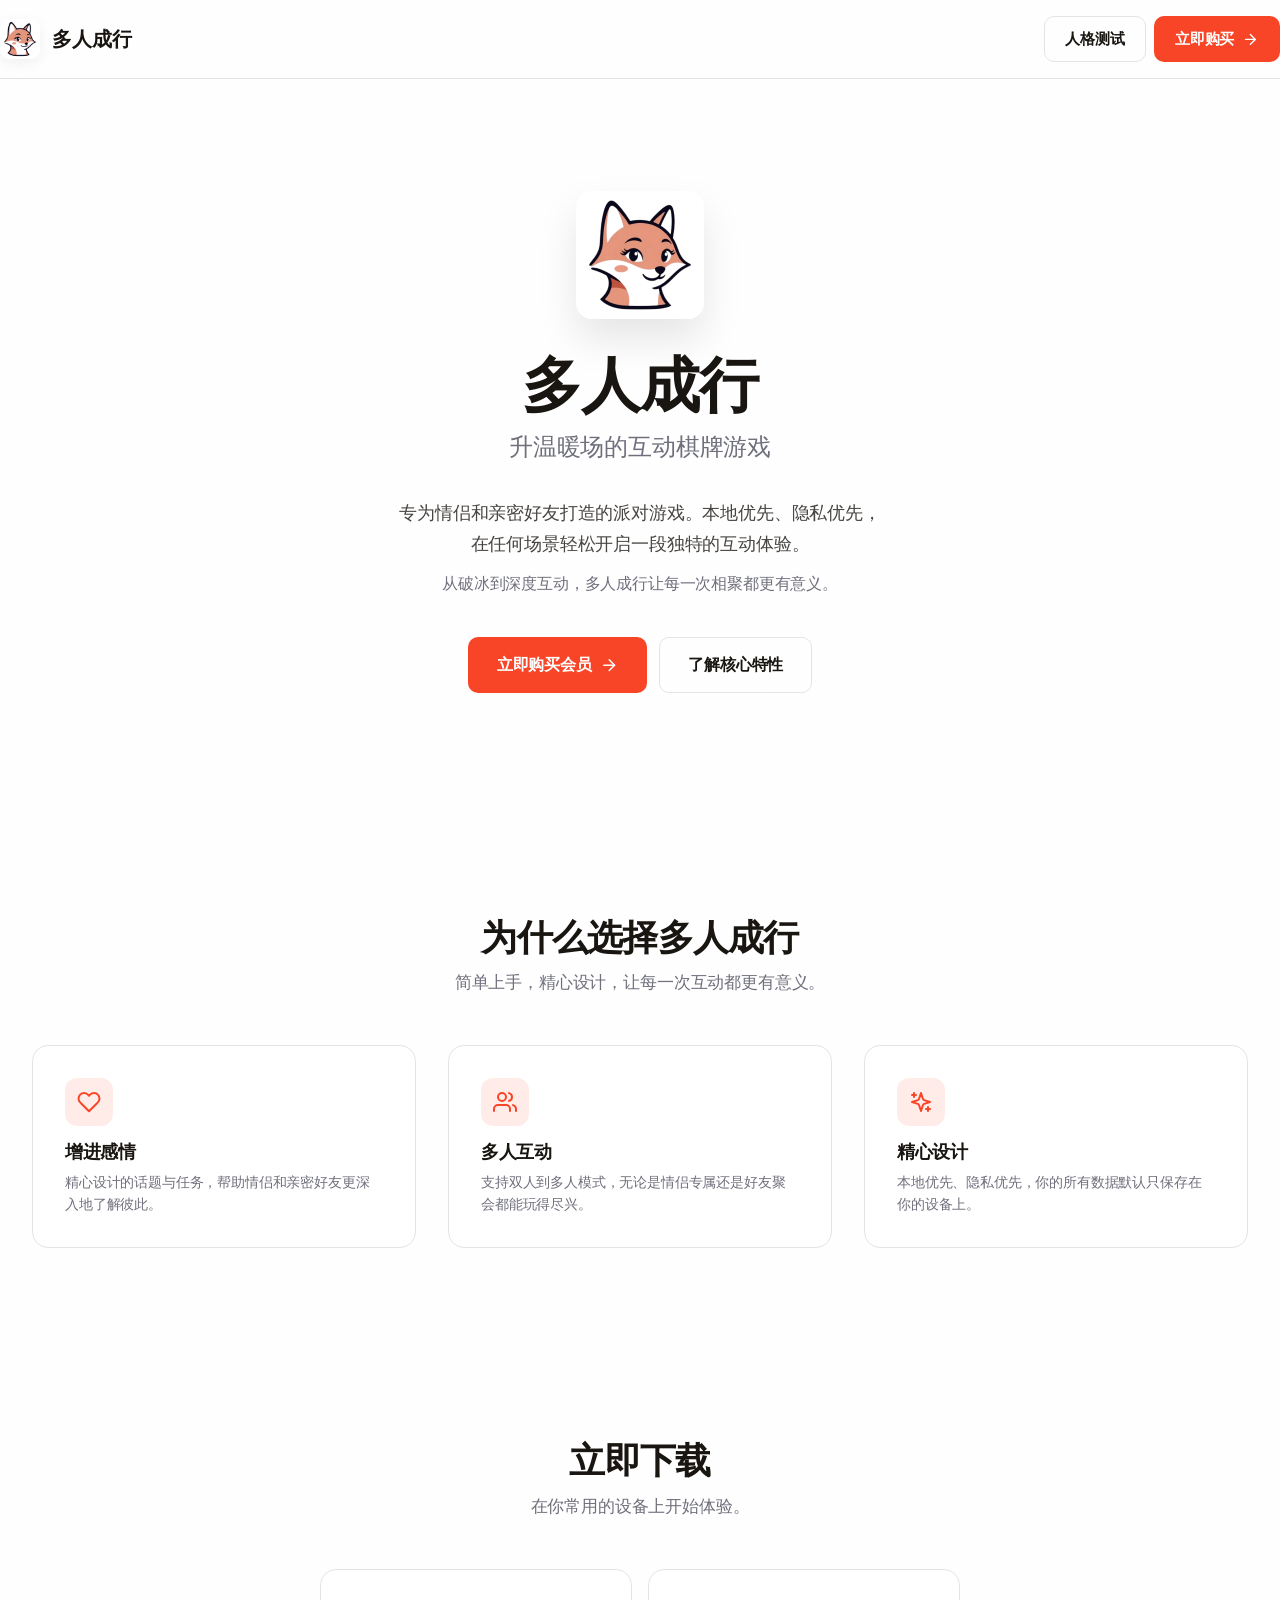
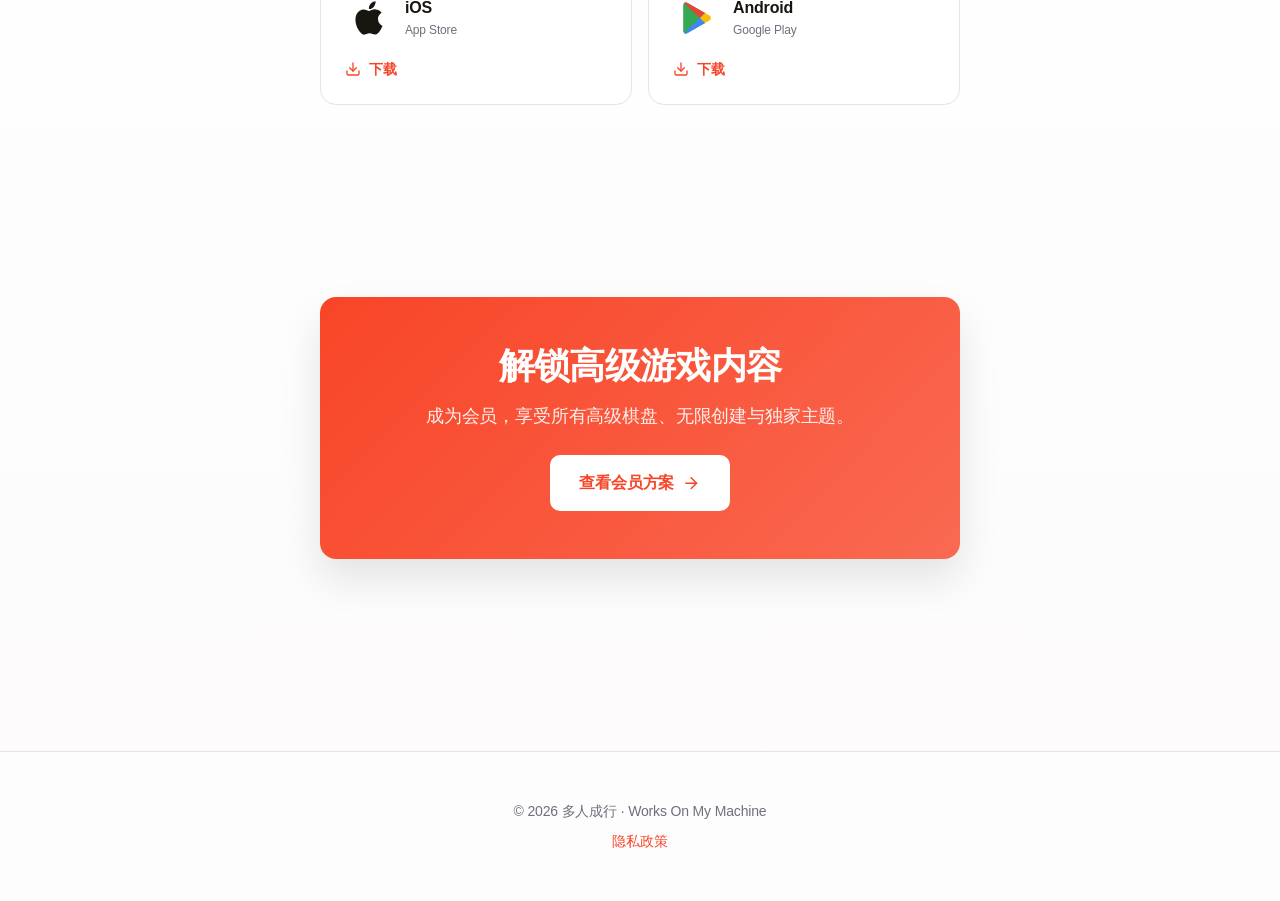
<file: index.html>
<!doctype html>
<html lang="zh-CN">
  <head>
    <meta charset="UTF-8" />
    <meta name="viewport" content="width=device-width, initial-scale=1.0" />
    <title>多人成行 | 升温暖场的互动棋牌游戏</title>
    <meta
      name="description"
      content="多人成行是一款面向情侣与亲密好友的互动棋牌游戏，主打本地优先、隐私优先。"
    />
    <link rel="canonical" href="https://duorenchengxing.com/" />
    <link rel="icon" href="/favicon.ico" sizes="48x48" />
    <link rel="icon" type="image/png" sizes="32x32" href="/assets/icons/favicon-32.png" />
    <link rel="icon" type="image/png" sizes="192x192" href="/assets/icons/icon-192.png" />
    <link rel="apple-touch-icon" href="/assets/icons/apple-touch-icon.png" />
    <meta property="og:site_name" content="多人成行" />
    <meta property="og:title" content="多人成行 | 升温暖场的互动棋牌游戏" />
    <meta
      property="og:description"
      content="多人成行是一款面向情侣与亲密好友的互动棋牌游戏，主打本地优先、隐私优先。"
    />
    <meta property="og:type" content="website" />
    <meta property="og:url" content="https://duorenchengxing.com/" />
    <meta property="og:image" content="https://duorenchengxing.com/assets/icons/icon-512.png" />
    <script type="application/ld+json">
      {
        "@context": "https://schema.org",
        "@type": "WebSite",
        "name": "多人成行",
        "alternateName": ["duorenchengxing", "多人成行官网"],
        "url": "https://duorenchengxing.com/"
      }
    </script>
    <script type="application/ld+json">
      {
        "@context": "https://schema.org",
        "@type": "Organization",
        "name": "多人成行",
        "url": "https://duorenchengxing.com/",
        "logo": "https://duorenchengxing.com/assets/icons/icon-512.png"
      }
    </script>
    <link rel="stylesheet" href="./styles.css" />
  </head>
  <body>
    <!-- ─── Header ─── -->
    <header class="site-header">
      <div class="container header-inner">
        <a class="brand" href="./index.html">
          <img class="brand-logo" src="./assets/logo.png" alt="" />
          多人成行
        </a>
        <div class="header-actions">
          <a class="btn btn-outline" href="./quiz.html">人格测试</a>
          <a class="btn btn-primary" href="./buy.html">
            立即购买
            <svg class="icon" viewBox="0 0 24 24" fill="none" stroke="currentColor" stroke-width="2" stroke-linecap="round" stroke-linejoin="round" aria-hidden="true">
              <line x1="5" y1="12" x2="19" y2="12"></line>
              <polyline points="12 5 19 12 12 19"></polyline>
            </svg>
          </a>
        </div>
      </div>
    </header>

    <main>
      <!-- ─── Hero ─── -->
      <section class="hero">
        <div class="container">
          <div class="hero-inner">
            <img class="hero-logo" src="./assets/logo.png" alt="多人成行 logo" />
            <h1>多人成行</h1>
            <p class="hero-subtitle">升温暖场的互动棋牌游戏</p>
            <p class="hero-tagline">
              专为情侣和亲密好友打造的派对游戏。本地优先、隐私优先，<br />
              在任何场景轻松开启一段独特的互动体验。
            </p>
            <p class="hero-tagline-sub">从破冰到深度互动，多人成行让每一次相聚都更有意义。</p>
            <div class="hero-actions">
              <a class="btn btn-primary btn-lg" href="./buy.html">
                立即购买会员
                <svg class="icon" viewBox="0 0 24 24" fill="none" stroke="currentColor" stroke-width="2" stroke-linecap="round" stroke-linejoin="round" aria-hidden="true">
                  <line x1="5" y1="12" x2="19" y2="12"></line>
                  <polyline points="12 5 19 12 12 19"></polyline>
                </svg>
              </a>
              <a class="btn btn-outline btn-lg" href="#features">了解核心特性</a>
            </div>
          </div>
        </div>
      </section>

      <!-- ─── Features ─── -->
      <section id="features" class="section">
        <div class="container">
          <div class="section-head">
            <h2>为什么选择多人成行</h2>
            <p>简单上手，精心设计，让每一次互动都更有意义。</p>
          </div>
          <div class="feature-grid">
            <article class="feature-card">
              <div class="feature-icon" aria-hidden="true">
                <svg class="icon" viewBox="0 0 24 24" fill="none" stroke="currentColor" stroke-width="2" stroke-linecap="round" stroke-linejoin="round">
                  <path d="M20.84 4.61a5.5 5.5 0 0 0-7.78 0L12 5.67l-1.06-1.06a5.5 5.5 0 0 0-7.78 7.78l1.06 1.06L12 21.23l7.78-7.78 1.06-1.06a5.5 5.5 0 0 0 0-7.78z"></path>
                </svg>
              </div>
              <h3>增进感情</h3>
              <p>精心设计的话题与任务，帮助情侣和亲密好友更深入地了解彼此。</p>
            </article>
            <article class="feature-card">
              <div class="feature-icon" aria-hidden="true">
                <svg class="icon" viewBox="0 0 24 24" fill="none" stroke="currentColor" stroke-width="2" stroke-linecap="round" stroke-linejoin="round">
                  <path d="M17 21v-2a4 4 0 0 0-4-4H5a4 4 0 0 0-4 4v2"></path>
                  <circle cx="9" cy="7" r="4"></circle>
                  <path d="M23 21v-2a4 4 0 0 0-3-3.87"></path>
                  <path d="M16 3.13a4 4 0 0 1 0 7.75"></path>
                </svg>
              </div>
              <h3>多人互动</h3>
              <p>支持双人到多人模式，无论是情侣专属还是好友聚会都能玩得尽兴。</p>
            </article>
            <article class="feature-card">
              <div class="feature-icon" aria-hidden="true">
                <svg class="icon" viewBox="0 0 24 24" fill="none" stroke="currentColor" stroke-width="2" stroke-linecap="round" stroke-linejoin="round">
                  <path d="m12 3-1.9 5.8a2 2 0 0 1-1.287 1.288L3 12l5.8 1.9a2 2 0 0 1 1.288 1.287L12 21l1.9-5.8a2 2 0 0 1 1.287-1.288L21 12l-5.8-1.9a2 2 0 0 1-1.288-1.287Z"></path>
                  <path d="M5 3v4"></path>
                  <path d="M19 17v4"></path>
                  <path d="M3 5h4"></path>
                  <path d="M17 19h4"></path>
                </svg>
              </div>
              <h3>精心设计</h3>
              <p>本地优先、隐私优先，你的所有数据默认只保存在你的设备上。</p>
            </article>
          </div>
        </div>
      </section>

      <!-- ─── Download ─── -->
      <section class="section" id="download">
        <div class="container">
          <div class="section-head">
            <h2>立即下载</h2>
            <p>在你常用的设备上开始体验。</p>
          </div>
          <div class="download-wrap">
            <div class="download-grid">
              <a class="download-card" href="https://apps.apple.com/ca/app/%E5%A4%9A%E4%BA%BA%E6%88%90%E8%A1%8C/id6768154202" target="_blank" rel="noopener noreferrer">
                <div class="download-head">
                  <div class="download-logo" aria-hidden="true">
                    <!-- 官方 Apple 标识：苹果开发者指南建议的 SF Symbols 风格剪影 -->
                    <svg viewBox="0 0 24 24" fill="currentColor">
                      <path d="M18.71 19.5c-.83 1.24-1.71 2.45-3.05 2.47-1.34.03-1.77-.79-3.29-.79-1.53 0-2 .77-3.27.82-1.31.05-2.3-1.32-3.14-2.53C4.25 17 2.94 12.45 4.7 9.39c.87-1.52 2.43-2.48 4.12-2.51 1.28-.02 2.5.87 3.29.87.78 0 2.26-1.07 3.81-.91.65.03 2.47.26 3.64 1.98-.09.06-2.17 1.28-2.15 3.81.03 3.02 2.65 4.03 2.68 4.04-.03.07-.42 1.44-1.38 2.83M13 3.5c.73-.83 1.94-1.46 2.94-1.5.13 1.17-.34 2.35-1.04 3.19-.69.85-1.83 1.51-2.95 1.42-.15-1.15.41-2.35 1.05-3.11z"/>
                    </svg>
                  </div>
                  <div>
                    <div class="download-name">iOS</div>
                    <div class="download-store">App Store</div>
                  </div>
                </div>
                <span class="download-action">
                  <svg class="icon" viewBox="0 0 24 24" fill="none" stroke="currentColor" stroke-width="2" stroke-linecap="round" stroke-linejoin="round" aria-hidden="true">
                    <path d="M21 15v4a2 2 0 0 1-2 2H5a2 2 0 0 1-2-2v-4"></path>
                    <polyline points="7 10 12 15 17 10"></polyline>
                    <line x1="12" y1="15" x2="12" y2="3"></line>
                  </svg>
                  下载
                  <svg class="icon arrow-icon" viewBox="0 0 24 24" fill="none" stroke="currentColor" stroke-width="2" stroke-linecap="round" stroke-linejoin="round" aria-hidden="true">
                    <line x1="5" y1="12" x2="19" y2="12"></line>
                    <polyline points="12 5 19 12 12 19"></polyline>
                  </svg>
                </span>
              </a>

              <a class="download-card" href="https://play.google.com/store/apps/details?id=com.worksonmymachine.naughtgame&hl=zh" target="_blank" rel="noopener noreferrer">
                <div class="download-head">
                  <div class="download-logo" aria-hidden="true">
                    <!-- 官方 Google Play 四色三角，Material brand 配色 -->
                    <svg viewBox="0 0 24 24">
                      <path fill="#34A853" d="M16.81 14.982 6.05 21.083l-.144.083a1.5 1.5 0 0 1-2.193-1.32V4.156a1.5 1.5 0 0 1 2.337-1.246l10.76 6.108L13.792 12z"/>
                      <path fill="#FBBC04" d="m19.756 10.66-2.946-1.642-3.018 2.982 3.018 2.982 2.946-1.642a2.06 2.06 0 0 0 0-2.68z"/>
                      <path fill="#EA4335" d="M16.81 9.018 6.05 2.917l-.144-.083a1.498 1.498 0 0 0-1.71.121l9.595 9.045z"/>
                      <path fill="#4285F4" d="M4.197 21.045a1.5 1.5 0 0 0 1.71.121l.144-.083 10.759-6.1-3.018-2.983z"/>
                    </svg>
                  </div>
                  <div>
                    <div class="download-name">Android</div>
                    <div class="download-store">Google Play</div>
                  </div>
                </div>
                <span class="download-action">
                  <svg class="icon" viewBox="0 0 24 24" fill="none" stroke="currentColor" stroke-width="2" stroke-linecap="round" stroke-linejoin="round" aria-hidden="true">
                    <path d="M21 15v4a2 2 0 0 1-2 2H5a2 2 0 0 1-2-2v-4"></path>
                    <polyline points="7 10 12 15 17 10"></polyline>
                    <line x1="12" y1="15" x2="12" y2="3"></line>
                  </svg>
                  下载
                  <svg class="icon arrow-icon" viewBox="0 0 24 24" fill="none" stroke="currentColor" stroke-width="2" stroke-linecap="round" stroke-linejoin="round" aria-hidden="true">
                    <line x1="5" y1="12" x2="19" y2="12"></line>
                    <polyline points="12 5 19 12 12 19"></polyline>
                  </svg>
                </span>
              </a>
            </div>
          </div>
        </div>
      </section>

      <!-- ─── CTA banner ─── -->
      <section class="section">
        <div class="container">
          <div class="cta-banner">
            <h2>解锁高级游戏内容</h2>
            <p>成为会员，享受所有高级棋盘、无限创建与独家主题。</p>
            <a class="btn btn-lg btn-inverse" href="./buy.html">
              查看会员方案
              <svg class="icon" viewBox="0 0 24 24" fill="none" stroke="currentColor" stroke-width="2" stroke-linecap="round" stroke-linejoin="round" aria-hidden="true">
                <line x1="5" y1="12" x2="19" y2="12"></line>
                <polyline points="12 5 19 12 12 19"></polyline>
              </svg>
            </a>
          </div>
        </div>
      </section>
    </main>

    <!-- ─── Footer ─── -->
    <footer class="site-footer">
      <div class="container site-footer-inner">
        <p>© 2026 多人成行 · Works On My Machine</p>
        <p><a href="./privacy.html">隐私政策</a></p>
      </div>
    </footer>
  </body>
</html>
</file>
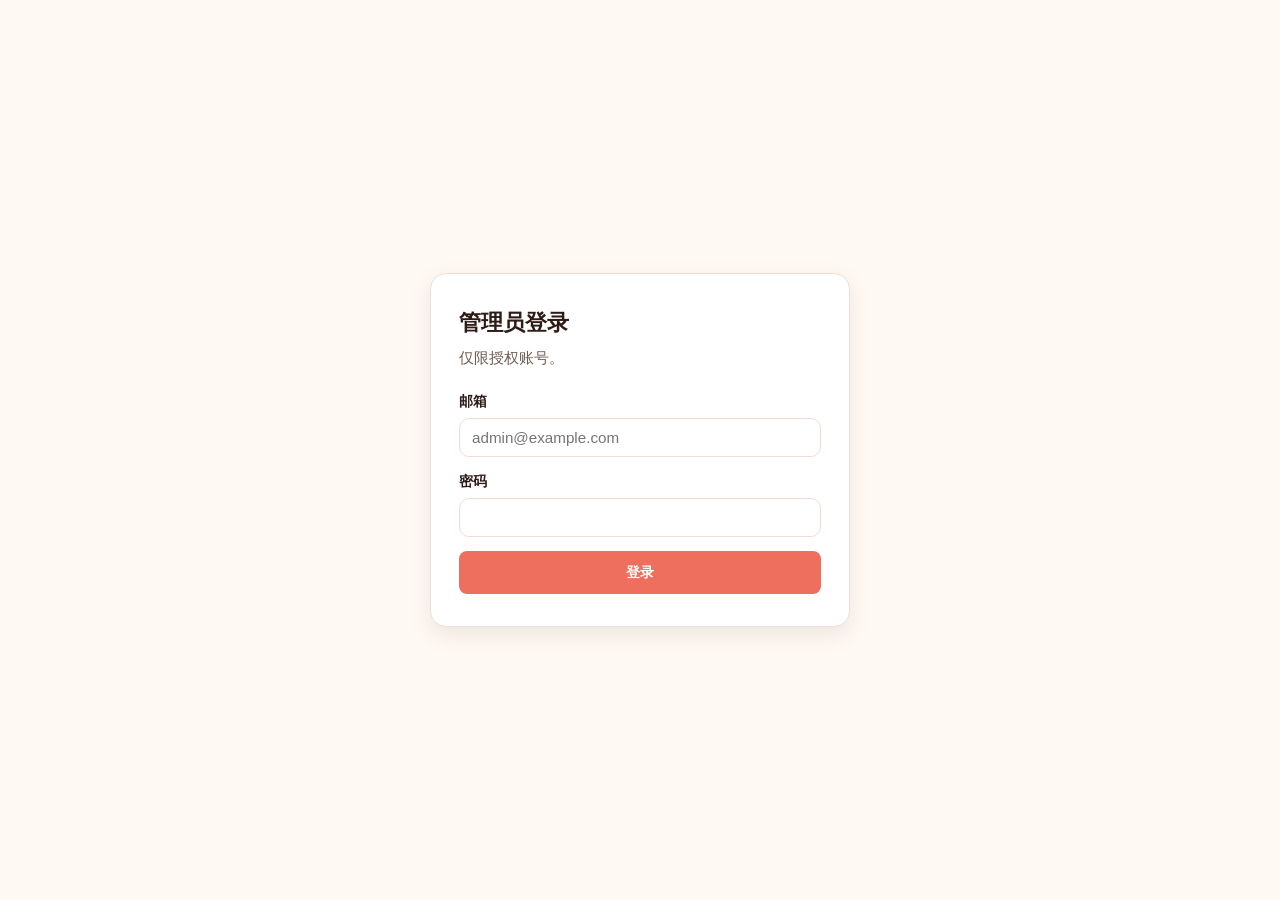
<file: admin/index.html>
<!doctype html>
<html lang="zh-CN">
  <head>
    <meta charset="UTF-8" />
    <meta name="viewport" content="width=device-width, initial-scale=1.0" />
    <meta name="robots" content="noindex,nofollow" />
    <!-- 没有这行的话，访问 /admin（无斜杠）时浏览器会把 ./vendor/x.js 解析到 /vendor/x.js -->
    <base href="/admin/" />
    <title>管理员登录 · 多人成行</title>
    <link rel="stylesheet" href="./styles.css" />
  </head>
  <body>
    <main class="login-shell">
      <div class="login-card">
        <h1>管理员登录</h1>
        <p class="muted">仅限授权账号。</p>

        <div id="reasonBanner" class="error-text" style="display:none;"></div>

        <form id="loginForm">
          <div class="form-row">
            <label for="email">邮箱</label>
            <input
              id="email"
              class="input"
              type="email"
              autocomplete="username"
              placeholder="admin@example.com"
              required
            />
          </div>
          <div class="form-row">
            <label for="password">密码</label>
            <input
              id="password"
              class="input"
              type="password"
              autocomplete="current-password"
              required
            />
          </div>
          <button id="loginBtn" class="btn btn-primary btn-block" type="submit">
            登录
          </button>
          <p id="loginError" class="error-text" style="display:none;"></p>
        </form>
      </div>
    </main>

    <!-- 自托管 supabase-js + Chart.js，避免外部 CDN 抽风 -->
    <script src="./vendor/supabase.min.js?v=4"></script>
    <script src="./js/config.js?v=4"></script>
    <script src="./js/auth.js?v=4"></script>
    <script>
      (async function () {
        const auth = window.AdminAuth;
        if (!auth) {
          // 把每一步实际状态都打出来，方便排错
          var diag = {
            "vendor/supabase.min.js (window.supabase)":
              typeof window.supabase + " " +
              (window.supabase ? "(createClient="+typeof window.supabase.createClient+")" : "MISSING"),
            "js/config.js (window.AdminConfig)":
              typeof window.AdminConfig +
              (window.AdminConfig ? " (url="+(window.AdminConfig.SUPABASE_URL||"none").slice(0,40)+")" : " MISSING"),
            "js/auth.js (window.AdminAuth)":
              typeof window.AdminAuth + " MISSING",
            "user agent": navigator.userAgent,
            "location": location.href,
          };
          var html = '<div style="padding:40px;font-family:sans-serif;line-height:1.6;">' +
            '<h2>登录页加载失败</h2>' +
            '<p>下面是实际的脚本加载情况，请把这一段截图发给开发者：</p>' +
            '<pre style="background:#fee;padding:12px;border-radius:8px;white-space:pre-wrap;font-size:12px;">';
          for (var k in diag) html += k + ": " + diag[k] + "\n";
          html += '</pre>' +
            '<p>试一下：<b>Cmd/Ctrl + Shift + R</b> 硬刷；或开发者工具 (F12) → ' +
            'Network 标签 → 勾上 Disable cache → 刷新。</p>' +
            '</div>';
          document.body.innerHTML = html;
          return;
        }

        // URL 上的 reason= 是从 dashboard 被踢出来时塞的提示
        const params = new URLSearchParams(location.search);
        const reason = params.get("reason");
        if (reason) {
          const b = document.getElementById("reasonBanner");
          b.textContent = decodeURIComponent(reason);
          b.style.display = "block";
        }

        // 已经登录 + 是 admin → 直接进 dashboard
        try {
          const ok = await auth.isAdmin();
          if (ok) {
            location.replace("./dashboard.html");
            return;
          }
        } catch (_) {}

        const form = document.getElementById("loginForm");
        const emailInput = document.getElementById("email");
        const passwordInput = document.getElementById("password");
        const loginBtn = document.getElementById("loginBtn");
        const errBox = document.getElementById("loginError");

        function showError(msg) {
          errBox.textContent = msg;
          errBox.style.display = "block";
        }
        function clearError() {
          errBox.textContent = "";
          errBox.style.display = "none";
        }

        form.addEventListener("submit", async (e) => {
          e.preventDefault();
          clearError();
          const email = emailInput.value.trim().toLowerCase();
          const password = passwordInput.value;
          if (!email || !password) return;

          loginBtn.disabled = true;
          loginBtn.textContent = "登录中…";
          try {
            await auth.signInWithPassword(email, password);
            const ok = await auth.isAdmin();
            if (!ok) {
              await auth.signOut();
              showError(
                "登录成功但该账号不是管理员，已自动登出。请联系超级管理员开通权限。"
              );
              loginBtn.disabled = false;
              loginBtn.textContent = "登录";
              return;
            }
            location.replace("./dashboard.html");
          } catch (err) {
            showError(err?.message || "邮箱或密码错误");
            loginBtn.disabled = false;
            loginBtn.textContent = "登录";
          }
        });
      })();
    </script>
  </body>
</html>
</file>
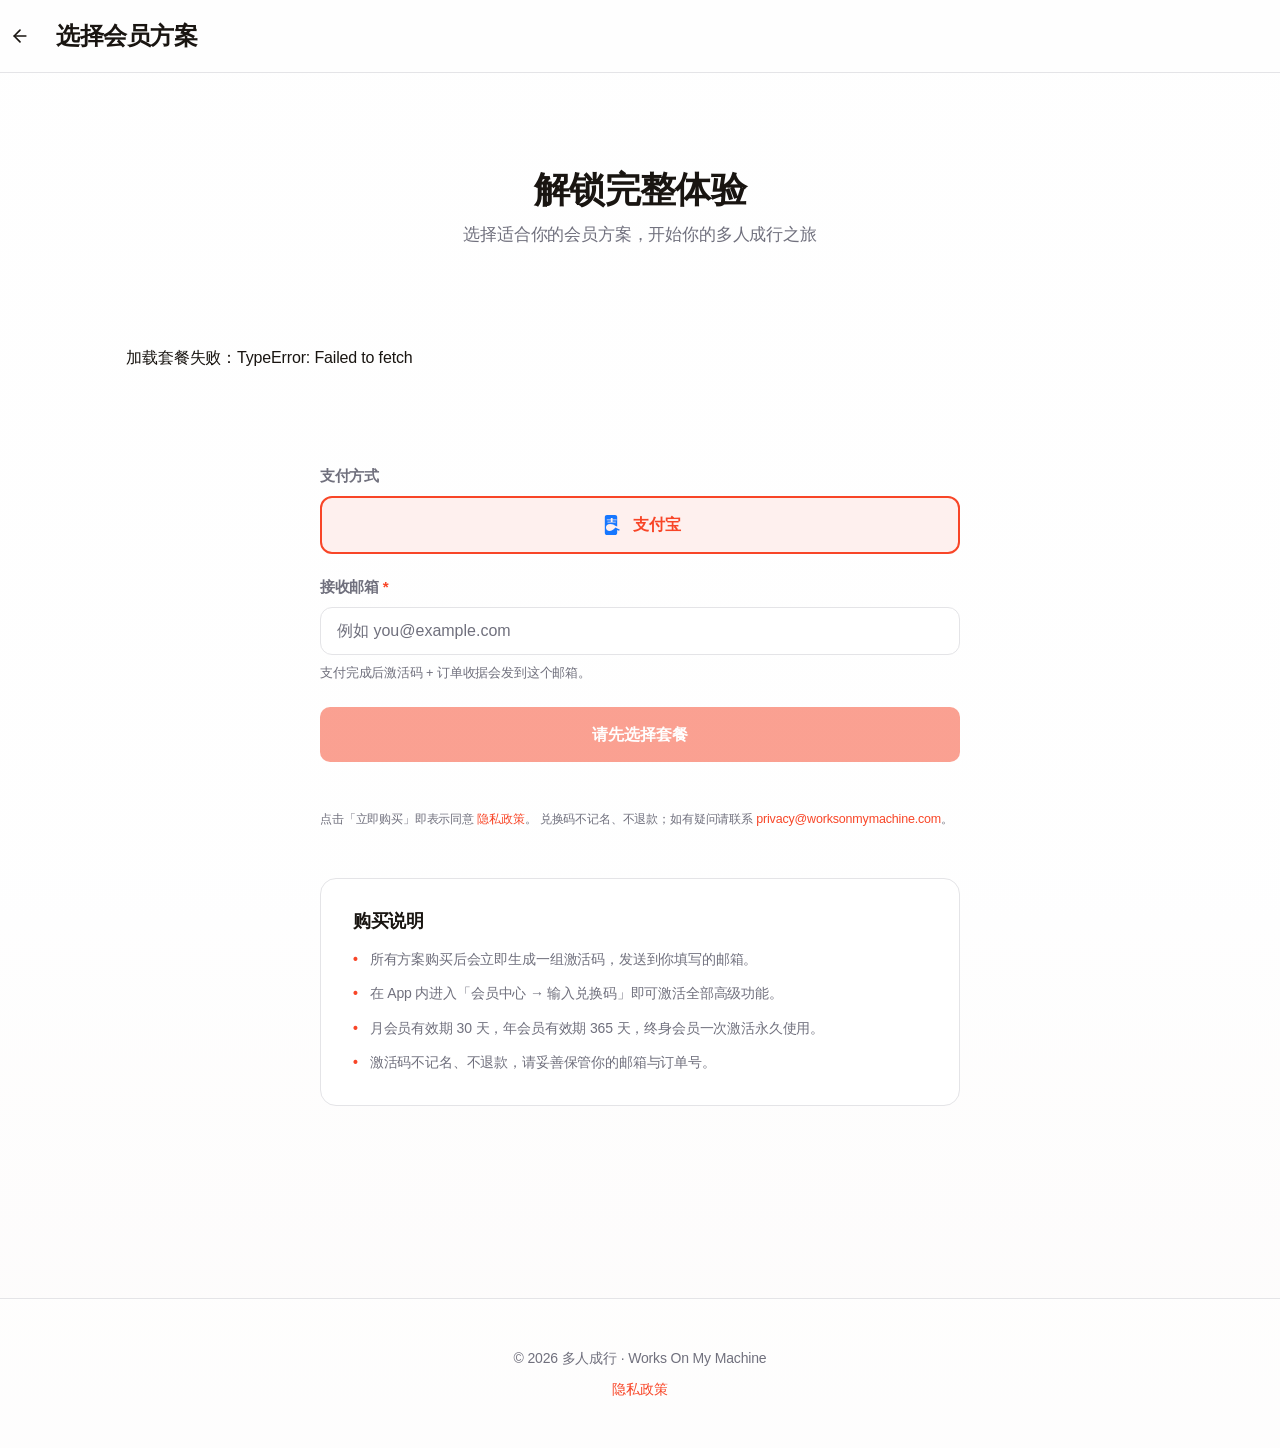
<file: buy.html>
<!doctype html>
<html lang="zh-CN">
  <head>
    <meta charset="UTF-8" />
    <meta name="viewport" content="width=device-width, initial-scale=1.0" />
    <meta name="robots" content="noindex,nofollow" />
    <title>选择会员方案 · 多人成行</title>
    <link rel="icon" href="/favicon.ico" sizes="48x48" />
    <link rel="icon" type="image/png" sizes="32x32" href="/assets/icons/favicon-32.png" />
    <link rel="apple-touch-icon" href="/assets/icons/apple-touch-icon.png" />
    <link rel="stylesheet" href="./styles.css" />
    <link rel="stylesheet" href="./buy.css" />
  </head>
  <body>
    <!-- ─── Page header（带返回按钮） ─── -->
    <header class="page-header">
      <div class="container page-header-inner">
        <a class="icon-btn" href="./index.html" aria-label="返回首页">
          <svg class="icon" viewBox="0 0 24 24" fill="none" stroke="currentColor" stroke-width="2" stroke-linecap="round" stroke-linejoin="round" aria-hidden="true">
            <line x1="19" y1="12" x2="5" y2="12"></line>
            <polyline points="12 19 5 12 12 5"></polyline>
          </svg>
        </a>
        <h1 id="pageTitle">选择会员方案</h1>
      </div>
    </header>

    <main>
      <!-- ─── 状态 A：选套餐 ─── -->
      <section id="stepPick" class="buy-step">
        <div class="container section">
          <div class="section-head">
            <h2>解锁完整体验</h2>
            <p>选择适合你的会员方案，开始你的多人成行之旅</p>
          </div>

          <div id="plansGrid" class="pricing-grid">
            <div class="plans-loading muted">加载中…</div>
          </div>

          <div class="buy-controls">
            <!-- 支付方式 -->
            <div class="control-block">
              <h3>支付方式</h3>
              <div class="channel-tabs" role="radiogroup">
                <button class="channel-tab active" data-channel="alipay" role="radio" aria-checked="true">
                  <span class="channel-icon" aria-hidden="true">
                    <svg viewBox="0 0 24 24" fill="currentColor"><path d="M22.5 17.247c0 .035-.005.07-.014.104-1.27-.453-3.022-1.224-5.17-2.348-2.166 2.55-4.66 4.157-6.97 4.157-2.66 0-4.346-1.658-4.346-4.142 0-2.61 1.873-4.197 4.844-4.197 1.69 0 3.583.434 5.494 1.14.483-.93.886-1.957 1.184-3.013H7.71V7.99h4.067V6.405H6.94V5.388h4.836V3.5h2.143v1.888h4.836v1.017h-4.836V7.99h3.935c-.413 1.586-1.062 3.054-1.86 4.348 1.42.547 2.61 1.09 3.42 1.482V2.5C19.414 1.123 18.292 0 16.913 0H7.087C5.71 0 4.586 1.122 4.586 2.5v18.997c0 1.378 1.122 2.503 2.5 2.503h9.825c1.378 0 2.503-1.125 2.503-2.503v-3.42c.864.357 1.704.66 2.523.913.114-.402.18-.81.18-1.224 0-.273-.027-.54-.075-.795l.46.276z"/></svg>
                  </span>
                  <span>支付宝</span>
                </button>
                <!-- 微信支付（暂未启用）：
                     启用时把下面这一段取消注释，buy.js 已有完整的多渠道切换逻辑。
                <button class="channel-tab" data-channel="wxpay" role="radio" aria-checked="false">
                  <span class="channel-icon" aria-hidden="true">微</span>
                  <span>微信支付</span>
                </button>
                -->
              </div>
            </div>

            <!-- 邮箱 -->
            <div class="control-block">
              <h3>接收邮箱 <span class="required-mark">*</span></h3>
              <input
                id="contactInput"
                type="email"
                class="text-input"
                placeholder="例如 you@example.com"
                maxlength="120"
                required
                autocomplete="email"
              />
              <p class="field-hint">支付完成后激活码 + 订单收据会发到这个邮箱。</p>
            </div>

            <button id="payBtn" class="btn btn-primary btn-lg btn-block" disabled>
              请先选择套餐
            </button>

            <p id="payError" class="pay-error" hidden></p>

            <p class="legal-note">
              点击「立即购买」即表示同意 <a href="./privacy.html">隐私政策</a>。
              兑换码不记名、不退款；如有疑问请联系
              <a href="mailto:privacy@worksonmymachine.com">privacy@worksonmymachine.com</a>。
            </p>
          </div>

          <div class="info-card">
            <h3>购买说明</h3>
            <ul class="info-list">
              <li><span class="bullet">•</span><span>所有方案购买后会立即生成一组激活码，发送到你填写的邮箱。</span></li>
              <li><span class="bullet">•</span><span>在 App 内进入「会员中心 → 输入兑换码」即可激活全部高级功能。</span></li>
              <li><span class="bullet">•</span><span>月会员有效期 30 天，年会员有效期 365 天，终身会员一次激活永久使用。</span></li>
              <li><span class="bullet">•</span><span>激活码不记名、不退款，请妥善保管你的邮箱与订单号。</span></li>
            </ul>
          </div>
        </div>
      </section>

      <!-- ─── 状态 B：跳转支付中 / Polling ─── -->
      <section id="stepWait" class="buy-step" hidden>
        <div class="container section">
          <div class="status-block">
            <div class="status-spinner" aria-hidden="true"></div>
            <h2>等待支付结果</h2>
            <p class="muted">支付完成后这里会自动跳到下一步。<br />如果你已经在支付宝里完成支付，请稍候…</p>
            <p id="waitTimer" class="muted small-text"></p>
            <button id="cancelWaitBtn" class="btn btn-outline">取消，回到选套餐</button>
          </div>
        </div>
      </section>

      <!-- ─── 状态 C：支付成功 ─── -->
      <section id="stepDone" class="buy-step" hidden>
        <div class="container section">
          <div class="success-wrap">
            <div class="success-circle" aria-hidden="true">
              <svg class="icon" viewBox="0 0 24 24" fill="none" stroke="currentColor" stroke-width="2.5" stroke-linecap="round" stroke-linejoin="round">
                <polyline points="20 6 9 17 4 12"></polyline>
              </svg>
            </div>
            <div class="success-message">
              <h2>购买成功！</h2>
              <p class="muted">感谢你的购买，激活码已生成并发送到你的邮箱。</p>
            </div>

            <!-- 订单详情 -->
            <div class="card-surface order-details">
              <h3>订单详情</h3>
              <dl class="kv-list">
                <div class="kv-row">
                  <dt>会员类型</dt>
                  <dd id="orderTierName">—</dd>
                </div>
                <div class="kv-row">
                  <dt>支付金额</dt>
                  <dd id="orderAmount">—</dd>
                </div>
                <div class="kv-row">
                  <dt>订单状态</dt>
                  <dd class="accent">已完成</dd>
                </div>
                <div class="kv-row">
                  <dt>订单号</dt>
                  <dd class="mono" id="orderRefDisplay">—</dd>
                </div>
              </dl>
            </div>

            <!-- 激活码 -->
            <div class="code-card">
              <h3>激活码</h3>
              <p class="muted">在 App「会员中心 → 输入兑换码」中粘贴以下激活码即可激活会员权益。</p>
              <div class="code-display">
                <code id="codeText" class="code-text">XXXXXXXXXX</code>
              </div>
              <button id="copyCodeBtn" class="btn btn-primary btn-lg btn-block">
                <svg class="icon" viewBox="0 0 24 24" fill="none" stroke="currentColor" stroke-width="2" stroke-linecap="round" stroke-linejoin="round" aria-hidden="true">
                  <rect x="9" y="9" width="13" height="13" rx="2" ry="2"></rect>
                  <path d="M5 15H4a2 2 0 0 1-2-2V4a2 2 0 0 1 2-2h9a2 2 0 0 1 2 2v1"></path>
                </svg>
                <span id="copyCodeLabel">复制激活码</span>
              </button>
            </div>

            <!-- 后续步骤 -->
            <div class="card-surface order-details">
              <h3>后续步骤</h3>
              <ol class="numbered-list">
                <li><span class="num">1</span><span>打开多人成行 App</span></li>
                <li><span class="num">2</span><span>进入会员中心页面</span></li>
                <li><span class="num">3</span><span>点击「输入兑换码」</span></li>
                <li><span class="num">4</span><span>粘贴上方激活码完成兑换</span></li>
              </ol>
            </div>

            <div class="done-actions">
              <a class="btn btn-outline btn-lg" href="./index.html">
                <svg class="icon" viewBox="0 0 24 24" fill="none" stroke="currentColor" stroke-width="2" stroke-linecap="round" stroke-linejoin="round" aria-hidden="true">
                  <line x1="19" y1="12" x2="5" y2="12"></line>
                  <polyline points="12 19 5 12 12 5"></polyline>
                </svg>
                返回首页
              </a>
              <a class="btn btn-primary btn-lg" href="./index.html#download">
                <svg class="icon" viewBox="0 0 24 24" fill="none" stroke="currentColor" stroke-width="2" stroke-linecap="round" stroke-linejoin="round" aria-hidden="true">
                  <path d="M21 15v4a2 2 0 0 1-2 2H5a2 2 0 0 1-2-2v-4"></path>
                  <polyline points="7 10 12 15 17 10"></polyline>
                  <line x1="12" y1="15" x2="12" y2="3"></line>
                </svg>
                下载 App
              </a>
            </div>

            <p class="legal-note">
              兑换码只能使用一次，请妥善保存。如丢失请联系
              <a href="mailto:privacy@worksonmymachine.com">privacy@worksonmymachine.com</a>
              并提供订单号。
            </p>
          </div>
        </div>
      </section>

      <!-- ─── 状态 D：失败 / 过期 ─── -->
      <section id="stepFail" class="buy-step" hidden>
        <div class="container section">
          <div class="status-block">
            <div class="status-fail-circle" aria-hidden="true">!</div>
            <h2 id="failTitle">订单状态异常</h2>
            <p id="failMessage" class="muted"></p>
            <button id="restartBtn" class="btn btn-primary">重新购买</button>
            <p class="legal-note">
              如果你已经完成支付但这里没显示成功，请联系
              <a href="mailto:privacy@worksonmymachine.com">privacy@worksonmymachine.com</a>
              并提供订单号 <code id="failOrderRef" class="mono"></code>。
            </p>
          </div>
        </div>
      </section>
    </main>

    <footer class="site-footer">
      <div class="container site-footer-inner">
        <p>© 2026 多人成行 · Works On My Machine</p>
        <p><a href="./privacy.html">隐私政策</a></p>
      </div>
    </footer>

    <!-- supabase-js 用 admin 那份本地副本，避免大陆访问 CDN 慢 -->
    <script src="./admin/vendor/supabase.min.js"></script>
    <script src="./buy.js?v=2"></script>
  </body>
</html>
</file>
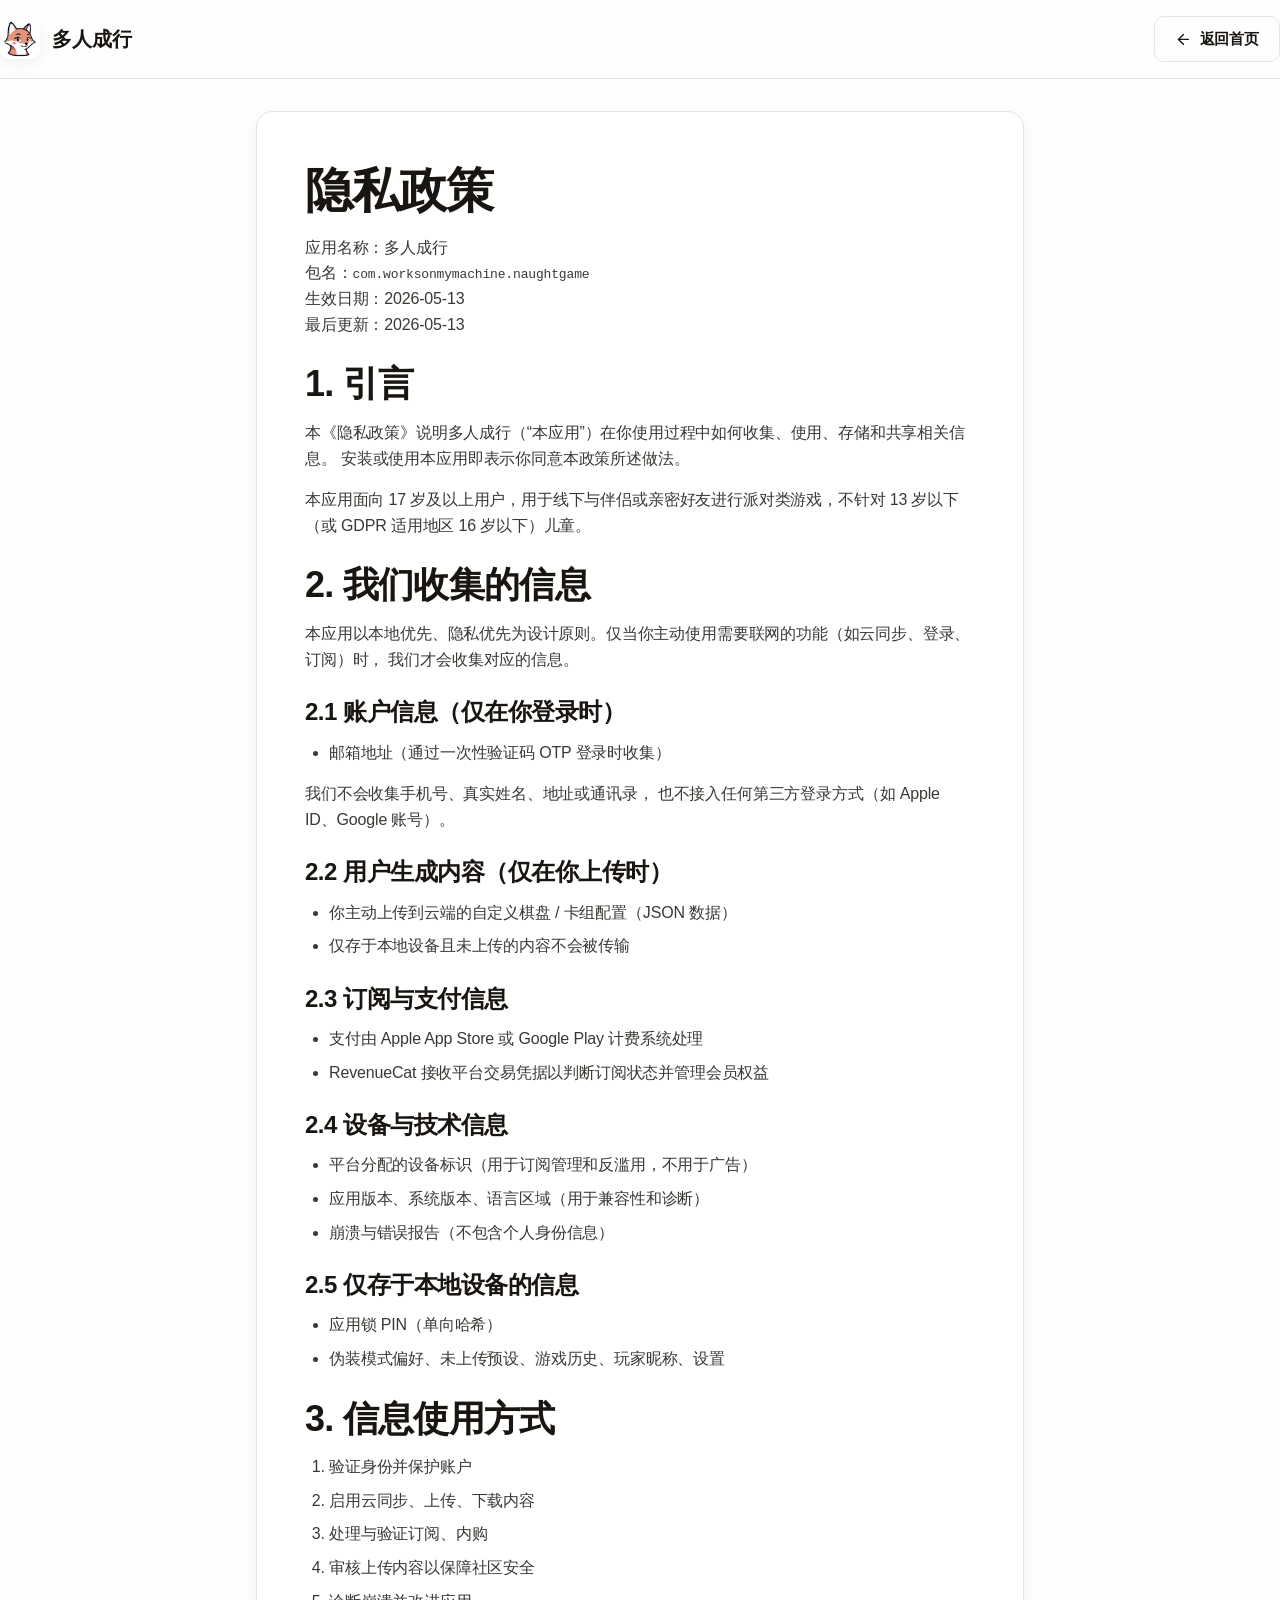
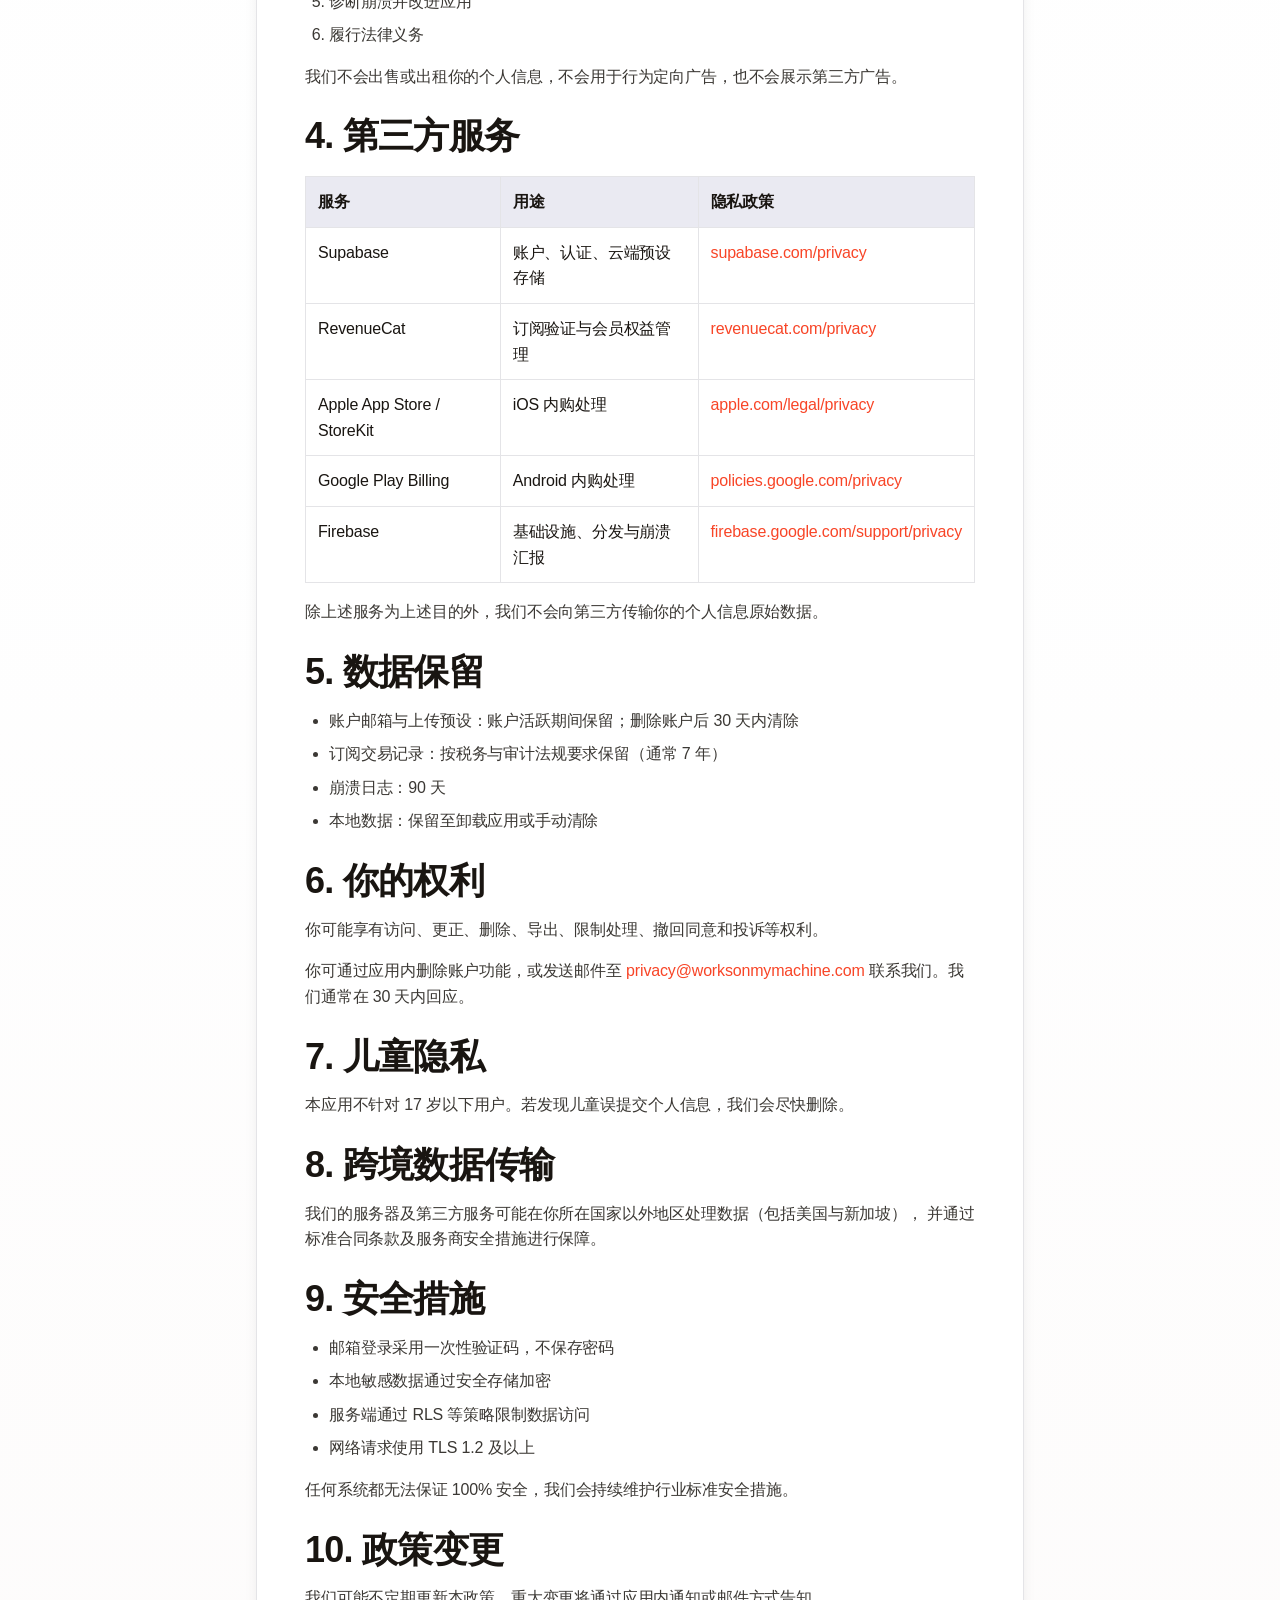
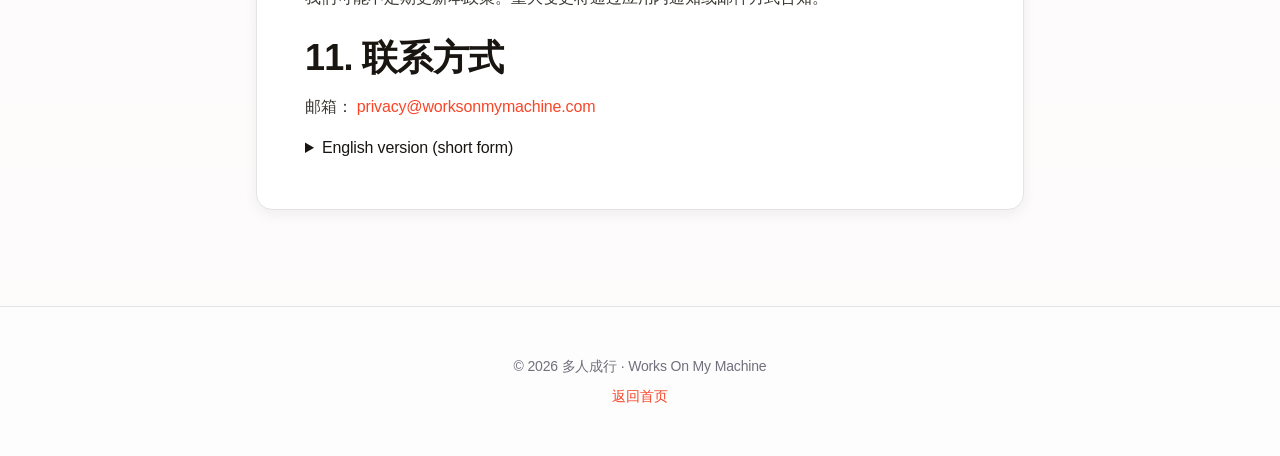
<file: privacy.html>
<!doctype html>
<html lang="zh-CN">
  <head>
    <meta charset="UTF-8" />
    <meta name="viewport" content="width=device-width, initial-scale=1.0" />
    <title>隐私政策 | 多人成行</title>
    <meta
      name="description"
      content="多人成行隐私政策：说明应用如何收集、使用、存储和保护你的信息。"
    />
    <link rel="canonical" href="https://duorenchengxing.com/privacy.html" />
    <link rel="icon" href="/favicon.ico" sizes="48x48" />
    <link rel="icon" type="image/png" sizes="32x32" href="/assets/icons/favicon-32.png" />
    <link rel="apple-touch-icon" href="/assets/icons/apple-touch-icon.png" />
    <link rel="stylesheet" href="./styles.css" />
  </head>
  <body>
    <header class="site-header">
      <div class="container header-inner">
        <a class="brand" href="./index.html">
          <img class="brand-logo" src="./assets/logo.png" alt="" />
          多人成行
        </a>
        <a class="btn btn-outline" href="./index.html">
          <svg class="icon" viewBox="0 0 24 24" fill="none" stroke="currentColor" stroke-width="2" stroke-linecap="round" stroke-linejoin="round" aria-hidden="true">
            <line x1="19" y1="12" x2="5" y2="12"></line>
            <polyline points="12 19 5 12 12 5"></polyline>
          </svg>
          返回首页
        </a>
      </div>
    </header>

    <main class="container">
      <article class="content-card">
        <h1>隐私政策</h1>
        <p class="muted">
          应用名称：多人成行<br />
          包名：<code>com.worksonmymachine.naughtgame</code><br />
          生效日期：2026-05-13<br />
          最后更新：2026-05-13
        </p>

        <h2>1. 引言</h2>
        <p>
          本《隐私政策》说明多人成行（“本应用”）在你使用过程中如何收集、使用、存储和共享相关信息。
          安装或使用本应用即表示你同意本政策所述做法。
        </p>
        <p>
          本应用面向 17 岁及以上用户，用于线下与伴侣或亲密好友进行派对类游戏，不针对
          13 岁以下（或 GDPR 适用地区 16 岁以下）儿童。
        </p>

        <h2>2. 我们收集的信息</h2>
        <p>
          本应用以本地优先、隐私优先为设计原则。仅当你主动使用需要联网的功能（如云同步、登录、订阅）时，
          我们才会收集对应的信息。
        </p>

        <h3>2.1 账户信息（仅在你登录时）</h3>
        <ul>
          <li>邮箱地址（通过一次性验证码 OTP 登录时收集）</li>
        </ul>
        <p>
          我们不会收集手机号、真实姓名、地址或通讯录，
          也不接入任何第三方登录方式（如 Apple ID、Google 账号）。
        </p>

        <h3>2.2 用户生成内容（仅在你上传时）</h3>
        <ul>
          <li>你主动上传到云端的自定义棋盘 / 卡组配置（JSON 数据）</li>
          <li>仅存于本地设备且未上传的内容不会被传输</li>
        </ul>

        <h3>2.3 订阅与支付信息</h3>
        <ul>
          <li>支付由 Apple App Store 或 Google Play 计费系统处理</li>
          <li>RevenueCat 接收平台交易凭据以判断订阅状态并管理会员权益</li>
        </ul>

        <h3>2.4 设备与技术信息</h3>
        <ul>
          <li>平台分配的设备标识（用于订阅管理和反滥用，不用于广告）</li>
          <li>应用版本、系统版本、语言区域（用于兼容性和诊断）</li>
          <li>崩溃与错误报告（不包含个人身份信息）</li>
        </ul>

        <h3>2.5 仅存于本地设备的信息</h3>
        <ul>
          <li>应用锁 PIN（单向哈希）</li>
          <li>伪装模式偏好、未上传预设、游戏历史、玩家昵称、设置</li>
        </ul>

        <h2>3. 信息使用方式</h2>
        <ol>
          <li>验证身份并保护账户</li>
          <li>启用云同步、上传、下载内容</li>
          <li>处理与验证订阅、内购</li>
          <li>审核上传内容以保障社区安全</li>
          <li>诊断崩溃并改进应用</li>
          <li>履行法律义务</li>
        </ol>
        <p>我们不会出售或出租你的个人信息，不会用于行为定向广告，也不会展示第三方广告。</p>

        <h2>4. 第三方服务</h2>
        <table>
          <thead>
            <tr>
              <th>服务</th>
              <th>用途</th>
              <th>隐私政策</th>
            </tr>
          </thead>
          <tbody>
            <tr>
              <td>Supabase</td>
              <td>账户、认证、云端预设存储</td>
              <td><a href="https://supabase.com/privacy">supabase.com/privacy</a></td>
            </tr>
            <tr>
              <td>RevenueCat</td>
              <td>订阅验证与会员权益管理</td>
              <td><a href="https://www.revenuecat.com/privacy">revenuecat.com/privacy</a></td>
            </tr>
            <tr>
              <td>Apple App Store / StoreKit</td>
              <td>iOS 内购处理</td>
              <td><a href="https://www.apple.com/legal/privacy/">apple.com/legal/privacy</a></td>
            </tr>
            <tr>
              <td>Google Play Billing</td>
              <td>Android 内购处理</td>
              <td><a href="https://policies.google.com/privacy">policies.google.com/privacy</a></td>
            </tr>
            <tr>
              <td>Firebase</td>
              <td>基础设施、分发与崩溃汇报</td>
              <td><a href="https://firebase.google.com/support/privacy">firebase.google.com/support/privacy</a></td>
            </tr>
          </tbody>
        </table>
        <p>除上述服务为上述目的外，我们不会向第三方传输你的个人信息原始数据。</p>

        <h2>5. 数据保留</h2>
        <ul>
          <li>账户邮箱与上传预设：账户活跃期间保留；删除账户后 30 天内清除</li>
          <li>订阅交易记录：按税务与审计法规要求保留（通常 7 年）</li>
          <li>崩溃日志：90 天</li>
          <li>本地数据：保留至卸载应用或手动清除</li>
        </ul>

        <h2>6. 你的权利</h2>
        <p>你可能享有访问、更正、删除、导出、限制处理、撤回同意和投诉等权利。</p>
        <p>
          你可通过应用内删除账户功能，或发送邮件至
          <a href="mailto:privacy@worksonmymachine.com">privacy@worksonmymachine.com</a>
          联系我们。我们通常在 30 天内回应。
        </p>

        <h2>7. 儿童隐私</h2>
        <p>本应用不针对 17 岁以下用户。若发现儿童误提交个人信息，我们会尽快删除。</p>

        <h2>8. 跨境数据传输</h2>
        <p>
          我们的服务器及第三方服务可能在你所在国家以外地区处理数据（包括美国与新加坡），
          并通过标准合同条款及服务商安全措施进行保障。
        </p>

        <h2>9. 安全措施</h2>
        <ul>
          <li>邮箱登录采用一次性验证码，不保存密码</li>
          <li>本地敏感数据通过安全存储加密</li>
          <li>服务端通过 RLS 等策略限制数据访问</li>
          <li>网络请求使用 TLS 1.2 及以上</li>
        </ul>
        <p>任何系统都无法保证 100% 安全，我们会持续维护行业标准安全措施。</p>

        <h2>10. 政策变更</h2>
        <p>我们可能不定期更新本政策。重大变更将通过应用内通知或邮件方式告知。</p>

        <h2>11. 联系方式</h2>
        <p>
          邮箱：
          <a href="mailto:privacy@worksonmymachine.com">privacy@worksonmymachine.com</a>
        </p>

        <details>
          <summary>English version (short form)</summary>
          <p>
            Duoren Chengxing is a privacy-first, local-first party game app for adults.
            Most data stays on your device. We only collect data when you use online
            features such as sign-in, cloud sync, or subscriptions.
          </p>
          <ul>
            <li>Optional account data: email address used for one-time-passcode sign-in. We do not integrate any third-party login (Apple ID, Google, etc.).</li>
            <li>Optional uploaded content: custom presets you choose to upload</li>
            <li>Purchase and subscription processing: Apple App Store / Google Play + RevenueCat</li>
            <li>Diagnostics: app version, OS version, locale, crash reports</li>
            <li>No sale of personal data, no behavior ads, no third-party ads</li>
          </ul>
          <p>
            For the complete bilingual legal text, please refer to
            <a href="./PRIVACY_POLICY.md">PRIVACY_POLICY.md</a>.
          </p>
        </details>
      </article>
    </main>

    <footer class="site-footer">
      <div class="container site-footer-inner">
        <p>© 2026 多人成行 · Works On My Machine</p>
        <p><a href="./index.html">返回首页</a></p>
      </div>
    </footer>
  </body>
</html>
</file>
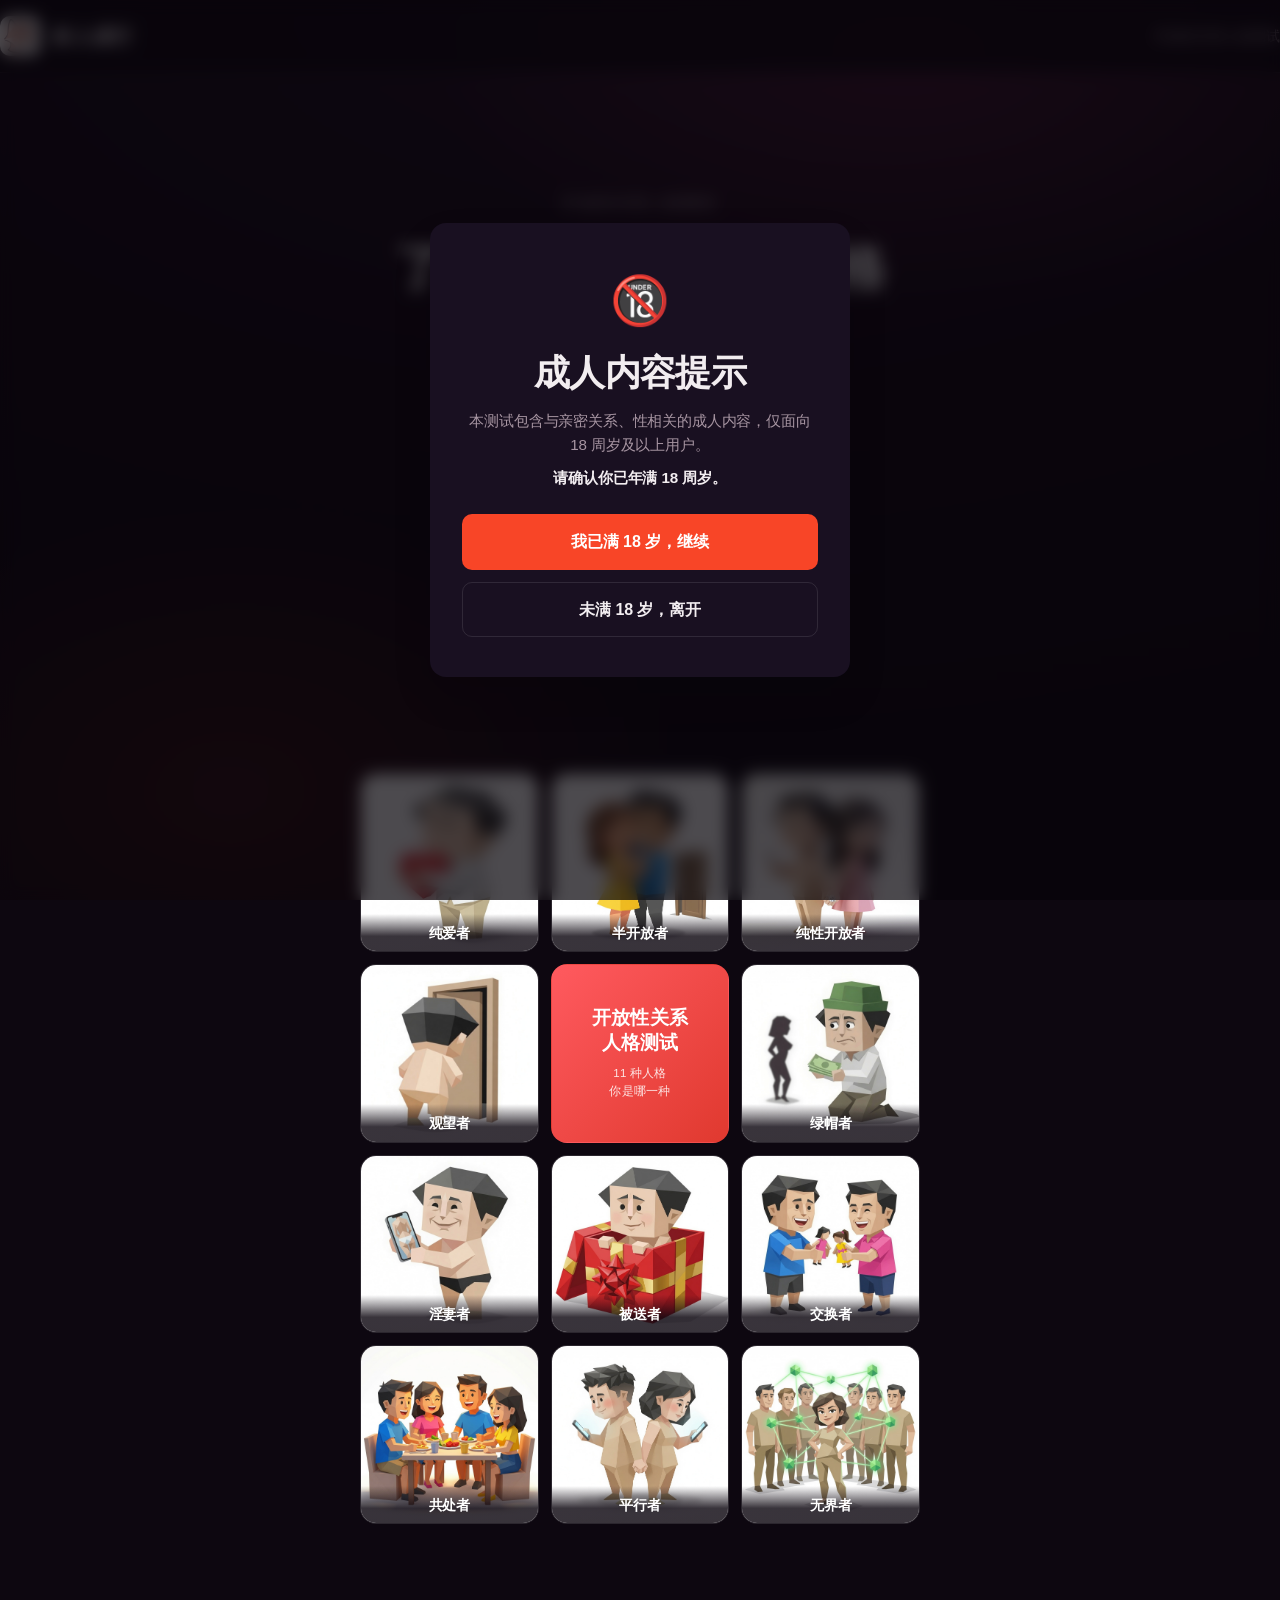
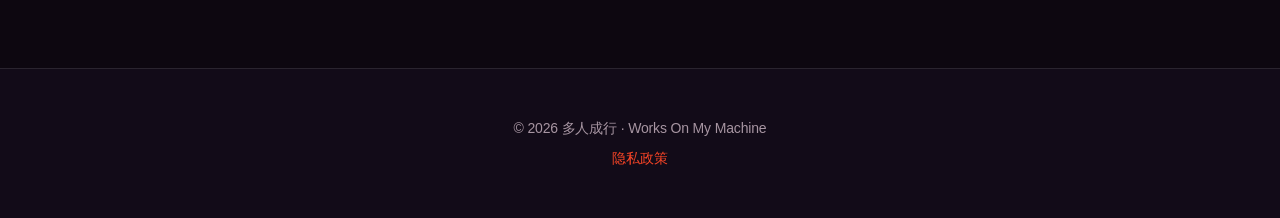
<file: quiz.html>
<!doctype html>
<html lang="zh-CN">
  <head>
    <meta charset="UTF-8" />
    <meta name="viewport" content="width=device-width, initial-scale=1.0" />
    <title>开放性关系人格测试 | 多人成行</title>
    <meta
      name="description"
      content="24 道情景选择题，测出你在开放性关系中的真实人格倾向。11 种人格结果，测完可生成分享卡片。"
    />
    <meta property="og:title" content="开放性关系人格测试 | 多人成行" />
    <meta
      property="og:description"
      content="24 道情景选择题，5-7 分钟，测出你的开放性关系人格。你是纯爱者，还是无界者？"
    />
    <meta property="og:type" content="website" />
    <meta property="og:site_name" content="多人成行" />
    <meta property="og:url" content="https://duorenchengxing.com/quiz.html" />
    <meta property="og:image" content="https://duorenchengxing.com/assets/icons/icon-512.png" />
    <link rel="canonical" href="https://duorenchengxing.com/quiz.html" />
    <link rel="icon" href="/favicon.ico" sizes="48x48" />
    <link rel="icon" type="image/png" sizes="32x32" href="/assets/icons/favicon-32.png" />
    <link rel="apple-touch-icon" href="/assets/icons/apple-touch-icon.png" />
    <link rel="stylesheet" href="./styles.css" />
    <link rel="stylesheet" href="./quiz.css?v=28" />
  </head>
  <body>
    <!-- ─── 18+ 验证遮罩 ─── -->
    <div class="age-overlay" id="ageOverlay" hidden>
      <div class="age-dialog">
        <div class="age-icon" aria-hidden="true">🔞</div>
        <h2>成人内容提示</h2>
        <p>本测试包含与亲密关系、性相关的成人内容，仅面向 18 周岁及以上用户。</p>
        <p class="age-sub">请确认你已年满 18 周岁。</p>
        <div class="age-actions">
          <button class="btn btn-primary btn-lg" id="ageConfirmBtn">我已满 18 岁，继续</button>
          <a class="btn btn-outline btn-lg" href="./index.html">未满 18 岁，离开</a>
        </div>
      </div>
    </div>

    <!-- ─── Header ─── -->
    <header class="site-header">
      <div class="container header-inner">
        <a class="brand" href="./index.html">
          <img class="brand-logo" src="./assets/logo.png" alt="" />
          多人成行
        </a>
        <button class="quiz-header-tag" id="headerHome" type="button">开放性关系人格测试</button>
      </div>
    </header>

    <main class="quiz-main container">
      <!-- ─── 入口页（暗色氛围，PRD 方案A：情绪 + 悬念型） ─── -->
      <section class="view" id="viewIntro">
        <div class="intro-hero">
          <p class="intro-kicker">开放性关系人格测试</p>
          <h1 class="intro-title">了解你的开放关系人格</h1>
          <p class="intro-sub">
            24 道情景题，测出你对开放性关系的真实倾向。<br />
            结果可能让你沉默，也可能让你想立刻发给朋友。
          </p>
          <p class="intro-stats">24 道情景题&ensp;·&ensp;5-7 分钟&ensp;·&ensp;11 种人格结果</p>
          <button class="intro-start" id="startBtn" type="button">
            开始测试，看看你是哪种人
            <svg class="icon" viewBox="0 0 24 24" fill="none" stroke="currentColor" stroke-width="2.5" stroke-linecap="round" stroke-linejoin="round" aria-hidden="true">
              <line x1="5" y1="12" x2="19" y2="12"></line>
              <polyline points="12 5 19 12 12 19"></polyline>
            </svg>
          </button>
          <p class="intro-micro">测试免费，结果仅自己可见</p>
          <p class="intro-note">凭直觉作答，没有对错。答案只在你的设备上计算，不会上传。</p>
          <p class="intro-social">已有 <strong id="socialCount">128</strong> 人完成测试</p>
        </div>

        <!-- 11 种人格预览墙（3×4，中央为标题格） -->
        <div class="persona-wall">
          <figure class="persona-cell" data-code="PL" role="button" tabindex="0">
            <img src="./assets/avatar/PL.jpg" alt="纯爱者" loading="lazy" />
            <figcaption>纯爱者</figcaption>
          </figure>
          <figure class="persona-cell" data-code="MO" role="button" tabindex="0">
            <img src="./assets/avatar/MO.jpg" alt="半开放者" loading="lazy" />
            <figcaption>半开放者</figcaption>
          </figure>
          <figure class="persona-cell" data-code="PS" role="button" tabindex="0">
            <img src="./assets/avatar/PS.jpg" alt="纯性开放者" loading="lazy" />
            <figcaption>纯性开放者</figcaption>
          </figure>
          <figure class="persona-cell" data-code="VG" role="button" tabindex="0">
            <img src="./assets/avatar/VG.jpg" alt="观望者" loading="lazy" />
            <figcaption>观望者</figcaption>
          </figure>
          <div class="persona-cell persona-cell-title">
            <span class="persona-title-main">开放性关系<br />人格测试</span>
            <span class="persona-title-sub">11 种人格<br />你是哪一种</span>
          </div>
          <figure class="persona-cell" data-code="CK" role="button" tabindex="0">
            <img src="./assets/avatar/CK.jpg" alt="绿帽者" loading="lazy" />
            <figcaption>绿帽者</figcaption>
          </figure>
          <figure class="persona-cell" data-code="HW" role="button" tabindex="0">
            <img src="./assets/avatar/HW.jpg" alt="淫妻者" loading="lazy" />
            <figcaption>淫妻者</figcaption>
          </figure>
          <figure class="persona-cell" data-code="BS" role="button" tabindex="0">
            <img src="./assets/avatar/BS.jpg" alt="被送者" loading="lazy" />
            <figcaption>被送者</figcaption>
          </figure>
          <figure class="persona-cell" data-code="SW" role="button" tabindex="0">
            <img src="./assets/avatar/SW.jpg" alt="交换者" loading="lazy" />
            <figcaption>交换者</figcaption>
          </figure>
          <figure class="persona-cell" data-code="KT" role="button" tabindex="0">
            <img src="./assets/avatar/KT.jpg" alt="共处者" loading="lazy" />
            <figcaption>共处者</figcaption>
          </figure>
          <figure class="persona-cell" data-code="PR" role="button" tabindex="0">
            <img src="./assets/avatar/PR.jpg" alt="平行者" loading="lazy" />
            <figcaption>平行者</figcaption>
          </figure>
          <figure class="persona-cell" data-code="RA" role="button" tabindex="0">
            <img src="./assets/avatar/RA.jpg" alt="无界者" loading="lazy" />
            <figcaption>无界者</figcaption>
          </figure>
        </div>
      </section>

      <!-- ─── 答题页 ─── -->
      <section class="view" id="viewQuiz">
        <div class="quiz-topbar">
          <button class="quiz-back" id="prevBtn" type="button">
            <svg class="icon" viewBox="0 0 24 24" fill="none" stroke="currentColor" stroke-width="2" stroke-linecap="round" stroke-linejoin="round" aria-hidden="true">
              <line x1="19" y1="12" x2="5" y2="12"></line>
              <polyline points="12 19 5 12 12 5"></polyline>
            </svg>
            上一题
          </button>
          <span class="quiz-progress-text" id="progressText">1 / 20</span>
        </div>
        <div class="progress-track" aria-hidden="true">
          <div class="progress-fill" id="progressFill"></div>
        </div>
        <h2 class="q-text" id="qText"></h2>
        <div class="options" id="options"></div>
      </section>

      <!-- ─── 结果页 ─── -->
      <section class="view" id="viewResult">
        <div class="shared-banner" id="sharedBanner" hidden>
          <span>这是 TA 的测试结果</span>
          <button class="btn btn-primary" id="sharedRetakeBtn" type="button">我也要测</button>
        </div>

        <div class="result-hero">
          <p class="result-kicker">你的开放性关系人格是</p>
          <div class="result-avatar-wrap">
            <img class="result-avatar" id="resultAvatar" alt="" />
          </div>
          <h1 class="persona-name" id="personaName"></h1>
          <div class="match-row">
            <span class="match-num" id="matchPercent"></span>
            <span class="match-label">匹配度</span>
          </div>
          <p class="mixed-hint" id="mixedHint" hidden>高度混合型：两种倾向势均力敌</p>
          <p class="persona-tagline" id="personaTagline"></p>
        </div>

        <div class="result-desc card-surface" id="personaDesc"></div>

        <div class="secondary-hint" id="secondaryHint"></div>
        <div class="secondary-card card-surface" id="secondaryCard" hidden></div>

        <div class="dims-card card-surface">
          <h3 class="dims-title">你的维度画像</h3>
          <div class="dims-tabs" role="tablist" aria-label="维度画像视图">
            <button class="dims-tab active" id="tabRadar" type="button" role="tab">雷达图</button>
            <button class="dims-tab" id="tabBars" type="button" role="tab">条形图</button>
          </div>
          <div class="dims-radar" id="dimsRadar"></div>
          <div class="dims-bars" id="dimsBars" hidden></div>
        </div>

        <div class="share-card-wrap card-surface">
          <h3>分享你的结果</h3>
          <p class="share-sub">生成一张专属结果卡片图，发到 X 或甩给 TA。</p>
          <div class="share-grid">
            <button class="btn btn-dark btn-lg" id="shareXBtn" type="button">
              <svg class="icon" viewBox="0 0 24 24" fill="currentColor" aria-hidden="true">
                <path d="M18.244 2.25h3.308l-7.227 8.26 8.502 11.24H16.17l-5.214-6.817L4.99 21.75H1.68l7.73-8.835L1.254 2.25H8.08l4.713 6.231zm-1.161 17.52h1.833L7.084 4.126H5.117z"/>
              </svg>
              分享到 X
            </button>
            <button class="btn btn-primary btn-lg" id="shareCardBtn" type="button">
              <svg class="icon" viewBox="0 0 24 24" fill="none" stroke="currentColor" stroke-width="2" stroke-linecap="round" stroke-linejoin="round" aria-hidden="true">
                <rect x="3" y="3" width="18" height="18" rx="2" ry="2"></rect>
                <circle cx="8.5" cy="8.5" r="1.5"></circle>
                <polyline points="21 15 16 10 5 21"></polyline>
              </svg>
              分享卡片图
            </button>
            <button class="btn btn-outline" id="copyLinkBtn" type="button">
              <svg class="icon" viewBox="0 0 24 24" fill="none" stroke="currentColor" stroke-width="2" stroke-linecap="round" stroke-linejoin="round" aria-hidden="true">
                <path d="M10 13a5 5 0 0 0 7.54.54l3-3a5 5 0 0 0-7.07-7.07l-1.72 1.71"></path>
                <path d="M14 11a5 5 0 0 0-7.54-.54l-3 3a5 5 0 0 0 7.07 7.07l1.71-1.71"></path>
              </svg>
              复制测试链接
            </button>
          </div>

          <div class="share-safe">
            <p class="share-safe-note">
              想发<strong>小红书</strong>或<strong>微信朋友圈</strong>？用下面这个按钮——
              生成一版措辞委婉的卡片（温和说法 + 柔和配色），不容易被平台限流。
            </p>
            <button class="btn btn-lg share-safe-btn" id="shareSafeBtn" type="button">
              <svg class="icon" viewBox="0 0 24 24" fill="none" stroke="currentColor" stroke-width="2" stroke-linecap="round" stroke-linejoin="round" aria-hidden="true">
                <path d="M12 3c.9 2.7 3.3 5.1 6 6-2.7.9-5.1 3.3-6 6-.9-2.7-3.3-5.1-6-6 2.7-.9 5.1-3.3 6-6z"></path>
                <path d="M19 15c.4 1.2 1.4 2.2 2.6 2.6-1.2.4-2.2 1.4-2.6 2.6-.4-1.2-1.4-2.2-2.6-2.6 1.2-.4 2.2-1.4 2.6-2.6z"></path>
              </svg>
              生成小红书 / 微信版卡片
            </button>
          </div>
        </div>

        <div class="cta-banner quiz-cta" id="ctaBanner">
          <h2>测试只是开始</h2>
          <p>下载「多人成行」，获取完整线下破冰游戏，让这场局不再冷场。</p>
          <div class="quiz-cta-actions">
            <a class="store-badge" href="https://apps.apple.com/ca/app/%E5%A4%9A%E4%BA%BA%E6%88%90%E8%A1%8C/id6768154202" target="_blank" rel="noopener noreferrer">
              <svg class="store-badge-logo" viewBox="0 0 24 24" fill="currentColor" aria-hidden="true">
                <path d="M18.71 19.5c-.83 1.24-1.71 2.45-3.05 2.47-1.34.03-1.77-.79-3.29-.79-1.53 0-2 .77-3.27.82-1.31.05-2.3-1.32-3.14-2.53C4.25 17 2.94 12.45 4.7 9.39c.87-1.52 2.43-2.48 4.12-2.51 1.28-.02 2.5.87 3.29.87.78 0 2.26-1.07 3.81-.91.65.03 2.47.26 3.64 1.98-.09.06-2.17 1.28-2.15 3.81.03 3.02 2.65 4.03 2.68 4.04-.03.07-.42 1.44-1.38 2.83M13 3.5c.73-.83 1.94-1.46 2.94-1.5.13 1.17-.34 2.35-1.04 3.19-.69.85-1.83 1.51-2.95 1.42-.15-1.15.41-2.35 1.05-3.11z"/>
              </svg>
              <span class="store-badge-text">
                <span class="store-badge-small">Download on the</span>
                <span class="store-badge-big">App Store</span>
              </span>
            </a>
            <a class="store-badge" href="https://play.google.com/store/apps/details?id=com.worksonmymachine.naughtgame&hl=zh" target="_blank" rel="noopener noreferrer">
              <svg class="store-badge-logo" viewBox="0 0 24 24" aria-hidden="true">
                <path fill="#34A853" d="M16.81 14.982 6.05 21.083l-.144.083a1.5 1.5 0 0 1-2.193-1.32V4.156a1.5 1.5 0 0 1 2.337-1.246l10.76 6.108L13.792 12z"/>
                <path fill="#FBBC04" d="m19.756 10.66-2.946-1.642-3.018 2.982 3.018 2.982 2.946-1.642a2.06 2.06 0 0 0 0-2.68z"/>
                <path fill="#EA4335" d="M16.81 9.018 6.05 2.917l-.144-.083a1.498 1.498 0 0 0-1.71.121l9.595 9.045z"/>
                <path fill="#4285F4" d="M4.197 21.045a1.5 1.5 0 0 0 1.71.121l.144-.083 10.759-6.1-3.018-2.983z"/>
              </svg>
              <span class="store-badge-text">
                <span class="store-badge-small">GET IT ON</span>
                <span class="store-badge-big">Google Play</span>
              </span>
            </a>
          </div>
          <button class="quiz-cta-invite" id="inviteBtn" type="button">邀请对象一起测，看看你们的默契度</button>
        </div>

        <div class="retake-wrap">
          <button class="btn btn-outline" id="retakeBtn" type="button">重新测一次</button>
        </div>
      </section>
    </main>

    <!-- ─── Footer ─── -->
    <footer class="site-footer">
      <div class="container site-footer-inner">
        <p>© 2026 多人成行 · Works On My Machine</p>
        <p><a href="./privacy.html">隐私政策</a></p>
      </div>
    </footer>

    <div class="toast" id="toast" hidden></div>

    <!-- 人格详情弹窗（点击人格墙格子弹出） -->
    <div class="persona-modal" id="personaModal" hidden>
      <div class="persona-modal-dialog" role="dialog" aria-modal="true" aria-labelledby="pmName">
        <button class="persona-modal-close" id="pmClose" type="button" aria-label="关闭">
          <svg class="icon" viewBox="0 0 24 24" fill="none" stroke="currentColor" stroke-width="2" stroke-linecap="round" stroke-linejoin="round" aria-hidden="true">
            <line x1="18" y1="6" x2="6" y2="18"></line>
            <line x1="6" y1="6" x2="18" y2="18"></line>
          </svg>
        </button>
        <div class="persona-modal-avatar"><img id="pmAvatar" alt="" /></div>
        <h3 class="persona-modal-name" id="pmName"></h3>
        <p class="persona-modal-tagline" id="pmTagline"></p>
        <div class="persona-modal-desc" id="pmDesc"></div>
      </div>
    </div>

    <script src="./vendor/qrcode.js"></script>
    <script src="./quiz.js?v=28"></script>
  </body>
</html>
</file>
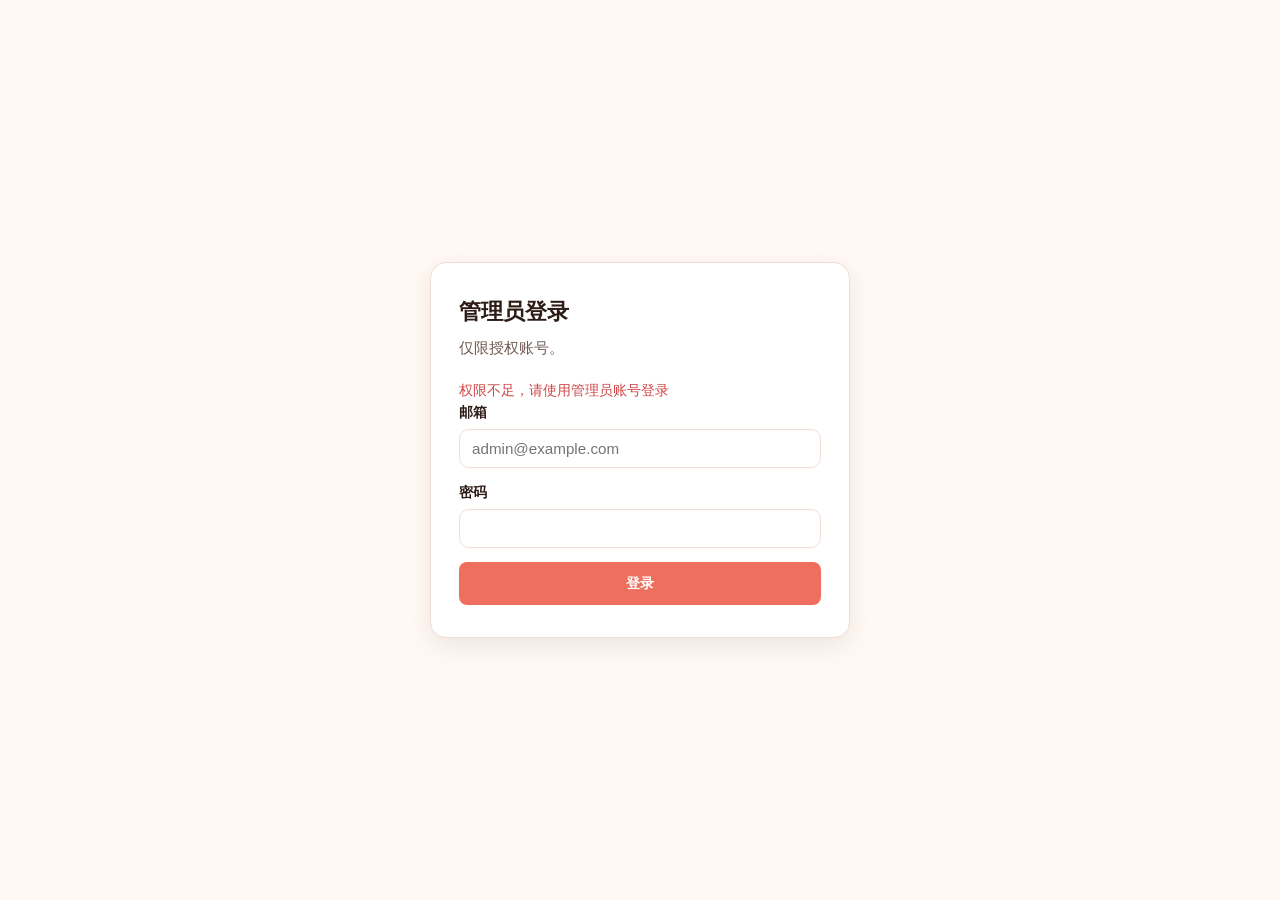
<file: admin/dashboard.html>
<!doctype html>
<html lang="zh-CN">
  <head>
    <meta charset="UTF-8" />
    <meta name="viewport" content="width=device-width, initial-scale=1.0" />
    <meta name="robots" content="noindex,nofollow" />
    <!-- 没有这行的话，访问 /admin/xxx（无斜杠）时浏览器会把 ./js/x.js 解析到错误的路径 -->
    <base href="/admin/" />
    <title>管理后台 · 多人成行</title>
    <link rel="stylesheet" href="./styles.css" />
  </head>
  <body>
    <div class="app-shell">
      <aside class="sidebar">
        <div class="brand">多人成行 · Admin</div>
        <nav class="nav-list" aria-label="侧边导航">
          <button class="nav-item" data-tab="overview">概览</button>
          <button class="nav-item" data-tab="presets">棋盘审核</button>
          <button class="nav-item" data-tab="boards">棋盘管理</button>
          <button class="nav-item" data-tab="users">用户</button>
          <button class="nav-item" data-tab="subs">订阅 &amp; 营收</button>
          <button class="nav-item" data-tab="reports">举报</button>
          <button class="nav-item" data-tab="config">App Config</button>
          <button class="nav-item" data-tab="codes">兑换码</button>
          <button class="nav-item" data-tab="events">RC 事件流</button>
          <button class="nav-item" data-tab="voiceRooms">Space 直播间</button>
          <button class="nav-item" data-tab="quiz">人格测试</button>
        </nav>
        <div class="sidebar-footer">
          <div class="email" id="currentEmail">—</div>
          <button id="logoutBtn" class="btn">退出登录</button>
        </div>
      </aside>

      <main class="main">
        <header class="page-head">
          <h2 id="pageTitle">概览</h2>
          <div class="actions"></div>
        </header>
        <section id="tabContainer">
          <div class="empty">加载中…</div>
        </section>
      </main>
    </div>

    <!-- 通用模态框（utils.showModal 用） -->
    <div id="modalBackdrop" class="modal-backdrop" role="dialog" aria-modal="true">
      <div class="modal">
        <div class="modal-head">
          <h3 class="modal-title">—</h3>
          <button id="modalClose" class="icon-btn" aria-label="关闭">×</button>
        </div>
        <div class="modal-body"></div>
        <div class="modal-foot"></div>
      </div>
    </div>

    <!-- 自托管，避免大陆访问 jsdelivr 不稳定 -->
    <script src="./vendor/supabase.min.js?v=12"></script>
    <script src="./vendor/chart.umd.min.js?v=12"></script>
    <script src="./js/config.js?v=12"></script>
    <script src="./js/auth.js?v=12"></script>
    <script src="./js/api.js?v=12"></script>
    <script src="./js/charts.js?v=12"></script>
    <!-- 共用：把 preset.data 渲染成可读卡片，presets / boards 两个 tab 共用 -->
    <script src="./js/preset-renderer.js?v=12"></script>

    <script>window.AdminTabs = {};</script>
    <script src="./js/tab-overview.js?v=12"></script>
    <script src="./js/tab-presets.js?v=12"></script>
    <script src="./js/tab-boards.js?v=12"></script>
    <script src="./js/tab-users.js?v=12"></script>
    <script src="./js/tab-subs.js?v=12"></script>
    <script src="./js/tab-reports.js?v=12"></script>
    <script src="./js/tab-config.js?v=12"></script>
    <script src="./js/tab-codes.js?v=12"></script>
    <script src="./js/tab-events.js?v=12"></script>
    <script src="./js/tab-voice-rooms.js?v=12"></script>
    <script src="./js/tab-quiz.js?v=12"></script>

    <script src="./js/main.js?v=12"></script>
  </body>
</html>
</file>
<file: admin/styles.css>
/* admin 后台专用样式 —— 复用主站 design tokens，但布局更紧凑（dashboard 风格） */

:root {
  color-scheme: light dark;
  --bg: #fff8f3;
  --surface: #ffffff;
  --surface-2: #fbf2ec;
  --text: #2d1c16;
  --muted: #6f5a52;
  --primary: #ef6f5e;
  --primary-hover: #e15541;
  --success: #2faa5f;
  --warn: #cf7a1d;
  --danger: #d04646;
  --border: #f1ddd5;
  --shadow: 0 8px 24px rgb(0 0 0 / 0.08);
  --code-bg: #f6efe9;
  --max-width: 1280px;
}

@media (prefers-color-scheme: dark) {
  :root {
    --bg: #171312;
    --surface: #221b19;
    --surface-2: #2a2220;
    --text: #f8ece9;
    --muted: #c8b2aa;
    --primary: #ff8f7f;
    --primary-hover: #ff775f;
    --success: #58c785;
    --warn: #e9a04c;
    --danger: #e76f6f;
    --border: #473832;
    --shadow: 0 10px 28px rgb(0 0 0 / 0.35);
    --code-bg: #1c1715;
  }
}

* { box-sizing: border-box; }

body {
  margin: 0;
  font-family: -apple-system, BlinkMacSystemFont, "Segoe UI", "PingFang SC", "Helvetica Neue", Arial, sans-serif;
  background: var(--bg);
  color: var(--text);
  line-height: 1.5;
  font-size: 14px;
}

a { color: inherit; }

/* ─── 登录页 ─────────────────────────────────────────────────────────── */
.login-shell {
  min-height: 100vh;
  display: flex;
  align-items: center;
  justify-content: center;
  padding: 20px;
}

.login-card {
  background: var(--surface);
  border: 1px solid var(--border);
  border-radius: 16px;
  box-shadow: var(--shadow);
  width: min(420px, 100%);
  padding: 32px 28px;
}

.login-card h1 {
  margin: 0 0 8px;
  font-size: 1.4rem;
}

.login-card p.muted {
  margin: 0 0 22px;
  color: var(--muted);
  font-size: 0.92rem;
}

.form-row {
  margin-bottom: 14px;
}

.form-row label {
  display: block;
  margin-bottom: 6px;
  font-weight: 600;
  font-size: 0.88rem;
}

.input,
.select,
.textarea {
  width: 100%;
  padding: 10px 12px;
  border: 1px solid var(--border);
  border-radius: 10px;
  background: var(--surface);
  color: var(--text);
  font-size: 0.95rem;
  font-family: inherit;
}

.input:focus,
.select:focus,
.textarea:focus {
  outline: 2px solid var(--primary);
  outline-offset: -1px;
  border-color: transparent;
}

.select-sm {
  width: auto;
  font-size: 0.82rem;
  padding: 4px 8px;
  min-width: 110px;
}

.textarea { min-height: 90px; resize: vertical; }

.btn {
  display: inline-flex;
  align-items: center;
  justify-content: center;
  gap: 6px;
  padding: 8px 14px;
  border-radius: 8px;
  border: 1px solid var(--border);
  background: var(--surface);
  color: var(--text);
  font-weight: 600;
  cursor: pointer;
  font-size: 0.88rem;
  text-decoration: none;
}

.btn:hover { background: var(--surface-2); }
.btn:disabled { opacity: 0.55; cursor: not-allowed; }

.btn-primary {
  background: var(--primary);
  color: #fff;
  border-color: transparent;
}
.btn-primary:hover { background: var(--primary-hover); }

.btn-success { color: var(--success); border-color: var(--success); }
.btn-warn    { color: var(--warn);    border-color: var(--warn); }
.btn-danger  { color: var(--danger);  border-color: var(--danger); }

.btn-block { width: 100%; padding: 11px 14px; }

.error-text {
  color: var(--danger);
  font-size: 0.86rem;
  margin: 8px 0 0;
  white-space: pre-wrap;
}

.info-text {
  color: var(--muted);
  font-size: 0.86rem;
  margin: 8px 0 0;
}

/* ─── Dashboard 主布局 ──────────────────────────────────────────────── */
.app-shell {
  display: grid;
  grid-template-columns: 220px 1fr;
  min-height: 100vh;
}

.sidebar {
  background: var(--surface);
  border-right: 1px solid var(--border);
  padding: 20px 14px;
  display: flex;
  flex-direction: column;
}

.brand {
  font-size: 1rem;
  font-weight: 700;
  margin-bottom: 22px;
  padding: 0 6px;
}

.nav-list {
  display: flex;
  flex-direction: column;
  gap: 2px;
  flex: 1;
}

.nav-item {
  text-align: left;
  padding: 9px 12px;
  border-radius: 8px;
  border: 0;
  background: transparent;
  cursor: pointer;
  color: var(--text);
  font-size: 0.92rem;
  font-weight: 500;
}

.nav-item:hover { background: var(--surface-2); }

.nav-item.active {
  background: color-mix(in srgb, var(--primary) 18%, transparent);
  color: var(--primary);
  font-weight: 700;
}

.sidebar-footer {
  border-top: 1px solid var(--border);
  margin-top: 14px;
  padding-top: 14px;
  color: var(--muted);
  font-size: 0.82rem;
}

.sidebar-footer .email {
  word-break: break-all;
  margin-bottom: 8px;
}

.main {
  padding: 22px 28px 60px;
  overflow-x: hidden;
}

.page-head {
  display: flex;
  align-items: center;
  justify-content: space-between;
  flex-wrap: wrap;
  gap: 10px;
  margin-bottom: 16px;
}

.page-head h2 {
  margin: 0;
  font-size: 1.2rem;
}

.page-head .actions { display: flex; gap: 8px; }

/* ─── 通用卡片 / 表格 ───────────────────────────────────────────────── */
.card {
  background: var(--surface);
  border: 1px solid var(--border);
  border-radius: 12px;
  padding: 18px;
  box-shadow: var(--shadow);
}

.card + .card { margin-top: 16px; }

.card h3 {
  margin: 0 0 10px;
  font-size: 0.95rem;
}

.stat-grid {
  display: grid;
  grid-template-columns: repeat(4, minmax(0, 1fr));
  gap: 12px;
  margin-bottom: 16px;
}

.stat-card {
  background: var(--surface);
  border: 1px solid var(--border);
  border-radius: 12px;
  padding: 14px 16px;
  box-shadow: var(--shadow);
}

.stat-card .label {
  color: var(--muted);
  font-size: 0.8rem;
  margin-bottom: 6px;
}

.stat-card .value {
  font-size: 1.6rem;
  font-weight: 700;
  letter-spacing: -0.5px;
}

.stat-card .sub {
  color: var(--muted);
  font-size: 0.76rem;
  margin-top: 4px;
}

.chart-grid {
  display: grid;
  grid-template-columns: repeat(2, minmax(0, 1fr));
  gap: 14px;
  margin-bottom: 14px;
}

.chart-card {
  background: var(--surface);
  border: 1px solid var(--border);
  border-radius: 12px;
  padding: 14px 16px;
  box-shadow: var(--shadow);
}

.chart-card h3 { margin: 0 0 8px; font-size: 0.92rem; }
.chart-card .chart-wrap {
  position: relative;
  height: 230px;
}

table.data-table {
  width: 100%;
  border-collapse: collapse;
  font-size: 0.88rem;
}

table.data-table th,
table.data-table td {
  padding: 8px 10px;
  border-bottom: 1px solid var(--border);
  text-align: left;
  vertical-align: top;
}

table.data-table th {
  position: sticky;
  top: 0;
  background: var(--surface);
  font-weight: 700;
  color: var(--muted);
  font-size: 0.78rem;
  letter-spacing: 0.4px;
  text-transform: uppercase;
}

table.data-table tr:hover td { background: var(--surface-2); }

table.data-table td.actions { white-space: nowrap; }
table.data-table td.actions .btn { padding: 5px 10px; font-size: 0.78rem; }

.toolbar {
  display: flex;
  flex-wrap: wrap;
  gap: 10px;
  align-items: center;
  margin-bottom: 12px;
}

.toolbar .input,
.toolbar .select { width: auto; min-width: 180px; }

.tag {
  display: inline-block;
  padding: 2px 8px;
  border-radius: 999px;
  font-size: 0.75rem;
  font-weight: 600;
  border: 1px solid var(--border);
  background: var(--surface-2);
}

.tag-pending  { color: var(--warn);    border-color: color-mix(in srgb, var(--warn) 50%, transparent); }
.tag-approved { color: var(--success); border-color: color-mix(in srgb, var(--success) 50%, transparent); }
.tag-rejected { color: var(--danger);  border-color: color-mix(in srgb, var(--danger) 50%, transparent); }
.tag-public   { color: var(--success); }
.tag-unlisted { color: var(--warn); }
.tag-private  { color: var(--muted); }
.tag-open     { color: var(--warn); }
.tag-closed   { color: var(--muted); }

.code-block {
  background: var(--code-bg);
  border: 1px solid var(--border);
  border-radius: 10px;
  padding: 12px;
  white-space: pre-wrap;
  word-break: break-word;
  font-family: ui-monospace, SFMono-Regular, "SF Mono", Menlo, monospace;
  font-size: 0.78rem;
  max-height: 360px;
  overflow: auto;
}

/* ─── 模态框 ────────────────────────────────────────────────────────── */
.modal-backdrop {
  position: fixed;
  inset: 0;
  background: rgb(0 0 0 / 0.5);
  display: none;
  align-items: center;
  justify-content: center;
  padding: 24px;
  z-index: 50;
}

.modal-backdrop.show { display: flex; }

.modal {
  background: var(--surface);
  border: 1px solid var(--border);
  border-radius: 14px;
  width: min(720px, 100%);
  max-height: 86vh;
  overflow: hidden;
  display: flex;
  flex-direction: column;
  box-shadow: var(--shadow);
}

.modal-head {
  padding: 14px 18px;
  border-bottom: 1px solid var(--border);
  display: flex;
  justify-content: space-between;
  align-items: center;
}

.modal-head h3 { margin: 0; font-size: 1rem; }

.modal-body {
  padding: 16px 18px;
  overflow: auto;
  flex: 1;
}

.modal-foot {
  padding: 12px 18px;
  border-top: 1px solid var(--border);
  display: flex;
  justify-content: flex-end;
  gap: 8px;
}

.icon-btn {
  border: 0;
  background: transparent;
  color: var(--muted);
  font-size: 1.2rem;
  cursor: pointer;
}

/* ─── 各种小修饰 ───────────────────────────────────────────────────── */
.muted { color: var(--muted); }
.right { text-align: right; }
.center { text-align: center; }
.mono { font-family: ui-monospace, SFMono-Regular, Menlo, monospace; font-size: 0.85em; }
.no-wrap { white-space: nowrap; }
.flex { display: flex; gap: 10px; align-items: center; flex-wrap: wrap; }

/* ─── toggle 开关 (棋盘管理上下架) ─────────────────────────────────── */
.toggle {
  display: inline-flex;
  align-items: center;
  gap: 8px;
  cursor: pointer;
  user-select: none;
  font-size: 0.85rem;
}
.toggle input {
  position: absolute;
  opacity: 0;
  pointer-events: none;
}
.toggle-track {
  position: relative;
  width: 36px;
  height: 20px;
  background: var(--border);
  border-radius: 999px;
  transition: background 0.15s;
  flex-shrink: 0;
}
.toggle-thumb {
  position: absolute;
  top: 2px;
  left: 2px;
  width: 16px;
  height: 16px;
  background: #fff;
  border-radius: 50%;
  box-shadow: 0 1px 2px rgba(0, 0, 0, 0.3);
  transition: left 0.15s;
}
.toggle input:checked + .toggle-track {
  background: var(--success);
}
.toggle input:checked + .toggle-track .toggle-thumb {
  left: 18px;
}
.toggle input:disabled + .toggle-track {
  opacity: 0.5;
  cursor: wait;
}
.toggle-label {
  color: var(--muted);
  min-width: 32px;
}
.toggle input:checked ~ .toggle-label {
  color: var(--success);
}

.section-title {
  margin: 18px 0 8px;
  font-size: 0.85rem;
  font-weight: 700;
  color: var(--muted);
  text-transform: uppercase;
  letter-spacing: 0.6px;
}

.empty {
  padding: 24px;
  text-align: center;
  color: var(--muted);
  font-size: 0.92rem;
}

.pagination {
  display: flex;
  align-items: center;
  justify-content: space-between;
  margin-top: 12px;
  font-size: 0.86rem;
  color: var(--muted);
}

.pagination .pager { display: flex; gap: 6px; }

/* ─── badges ──────────────────────────────────────────────────────── */
.badge {
  display: inline-block;
  padding: 2px 8px;
  border-radius: 999px;
  font-size: 0.72rem;
  font-weight: 700;
  letter-spacing: 0.4px;
  background: var(--surface-2);
  color: var(--muted);
  border: 1px solid var(--border);
  vertical-align: middle;
}
.badge-ok { background: rgba(47, 170, 95, 0.12); color: var(--success); border-color: rgba(47, 170, 95, 0.3); }
.badge-info { background: rgba(239, 111, 94, 0.12); color: var(--primary); border-color: rgba(239, 111, 94, 0.3); }
.badge-muted { background: var(--surface-2); color: var(--muted); border-color: var(--border); }

/* ─── voice room detail modal ─────────────────────────────────────── */
/* 内容比默认多，放宽 modal */
.modal:has(.vr-detail) { width: min(1080px, 100%); max-height: 92vh; }

.vr-detail { display: flex; flex-direction: column; gap: 16px; }

.vr-meta {
  display: grid;
  grid-template-columns: 1fr 1fr;
  gap: 6px 20px;
  padding: 12px;
  background: var(--surface-2);
  border-radius: 8px;
  font-size: 0.88rem;
}
.vr-meta-row { display: flex; gap: 8px; align-items: baseline; }
.vr-meta-row .muted { min-width: 90px; }
.vr-meta-row .strong { font-weight: 700; color: var(--primary); }

.vr-stats {
  display: flex;
  gap: 8px;
  flex-wrap: wrap;
}
.vr-stat {
  flex: 1;
  min-width: 90px;
  padding: 10px 8px;
  background: var(--surface);
  border: 1px solid var(--border);
  border-radius: 8px;
  display: flex;
  flex-direction: column;
  gap: 2px;
  text-align: center;
}
.vr-stat-num { font-size: 1.4rem; font-weight: 800; color: var(--primary); }
.vr-stat-label { font-size: 0.72rem; color: var(--muted); text-transform: uppercase; letter-spacing: 0.5px; }

.vr-section-title {
  margin: 8px 0 4px 0;
  font-size: 0.95rem;
  font-weight: 700;
  color: var(--text);
}

.vr-topics { padding-left: 20px; margin: 0; }
.vr-topics li {
  padding: 4px 8px;
  border-radius: 6px;
  font-size: 0.88rem;
  display: flex;
  gap: 8px;
  align-items: center;
  flex-wrap: wrap;
}
.vr-topics li.current { background: rgba(239, 111, 94, 0.08); font-weight: 600; }
.vr-topic-kind {
  display: inline-block;
  padding: 1px 6px;
  border-radius: 4px;
  font-size: 0.65rem;
  font-weight: 700;
  letter-spacing: 0.4px;
  background: var(--surface-2);
  color: var(--muted);
}
.vr-topic-kind.custom { background: rgba(239, 111, 94, 0.15); color: var(--primary); }

.vr-questions { list-style: none; padding: 0; margin: 0; display: flex; flex-direction: column; gap: 8px; }
.vr-questions li {
  padding: 10px 12px;
  background: var(--surface-2);
  border-radius: 8px;
  border: 1px solid var(--border);
}
.vr-q-head { display: flex; gap: 10px; align-items: center; flex-wrap: wrap; font-size: 0.8rem; margin-bottom: 4px; }
.vr-q-body { font-size: 0.92rem; line-height: 1.5; }

.vr-chat {
  max-height: 500px;
  overflow-y: auto;
  padding: 8px 10px;
  background: var(--surface-2);
  border: 1px solid var(--border);
  border-radius: 8px;
  font-size: 0.85rem;
  display: flex;
  flex-direction: column;
  gap: 3px;
}
.vr-chat-line { display: flex; gap: 8px; align-items: baseline; padding: 2px 0; }
.vr-chat-time { color: var(--muted); font-size: 0.7rem; font-family: ui-monospace, Menlo, monospace; flex-shrink: 0; }
.vr-chat-who { font-weight: 700; color: var(--primary); flex-shrink: 0; }
.vr-chat-content { flex: 1; word-break: break-word; }
.vr-chat-sys { flex: 1; color: var(--muted); font-style: italic; }
.vr-chat-join .vr-chat-sys { color: var(--success); }
.vr-chat-leave .vr-chat-sys { color: var(--warn); }

/* responsive */
@media (max-width: 980px) {
  .app-shell { grid-template-columns: 1fr; }
  .sidebar {
    border-right: 0;
    border-bottom: 1px solid var(--border);
    flex-direction: row;
    flex-wrap: wrap;
    padding: 10px 12px;
  }
  .nav-list { flex-direction: row; flex-wrap: wrap; gap: 4px; }
  .sidebar-footer {
    border-top: 0;
    margin-top: 0;
    padding-top: 0;
    margin-left: auto;
  }
  .stat-grid { grid-template-columns: repeat(2, 1fr); }
  .chart-grid { grid-template-columns: 1fr; }
}
</file>
<file: buy.css>
/* buy.html 页面专用样式，作为 styles.css 的补充。
   通用组件（.btn / .container / .section / .info-card / .pricing-grid / .pricing-card）
   都在 styles.css 里定义；这里只放 buy 页面独有的部分。 */

/* ─── 选择状态：cards 加交互边框，被选中样式 ─── */
.pricing-card {
  cursor: pointer;
  user-select: none;
}

.pricing-card.selected {
  border-color: var(--accent);
  box-shadow: var(--shadow-xl);
  background: color-mix(in srgb, var(--accent) 4%, var(--card));
}

.pricing-card.selected.popular {
  background: color-mix(in srgb, var(--accent) 6%, var(--card));
}

.plans-loading {
  padding: 3rem 0;
  text-align: center;
}

/* ─── 控件区（支付方式 / 邮箱 / 按钮） ─── */
.buy-controls {
  max-width: 640px;
  margin: 3rem auto 0;
  display: flex;
  flex-direction: column;
  gap: 1.5rem;
}

.control-block h3 {
  font-size: 0.95rem;
  font-weight: 600;
  color: var(--muted-foreground);
  margin-bottom: 0.75rem;
}

.required-mark {
  color: var(--accent);
  font-weight: 700;
}

/* ─── 渠道 tab ─── */
.channel-tabs {
  display: grid;
  grid-template-columns: 1fr 1fr;
  gap: 0.75rem;
}

.channel-tabs:has(.channel-tab:only-child) {
  grid-template-columns: 1fr;
}

.channel-tab {
  display: flex;
  align-items: center;
  justify-content: center;
  gap: 0.6rem;
  border: 2px solid var(--border);
  background: var(--card);
  color: var(--foreground);
  border-radius: var(--radius-lg);
  padding: 0.875rem 1rem;
  font-size: 1rem;
  font-weight: 600;
}

.channel-tab:hover {
  border-color: color-mix(in srgb, var(--accent) 60%, transparent);
}

.channel-tab.active {
  border-color: var(--accent);
  background: color-mix(in srgb, var(--accent) 8%, var(--card));
  color: var(--accent);
}

.channel-icon {
  width: 24px;
  height: 24px;
  display: inline-flex;
  align-items: center;
  justify-content: center;
  color: #1677ff;
}

.channel-icon svg {
  width: 20px;
  height: 20px;
}

/* ─── 文本输入 ─── */
.text-input {
  width: 100%;
  background: var(--card);
  color: var(--foreground);
  border: 1px solid var(--border);
  border-radius: var(--radius-lg);
  padding: 0.875rem 1rem;
  font-size: 1rem;
  outline: none;
  transition: border-color 0.2s, box-shadow 0.2s;
}

.text-input:focus {
  border-color: var(--accent);
  box-shadow: 0 0 0 3px color-mix(in srgb, var(--accent) 15%, transparent);
}

.text-input::placeholder {
  color: var(--muted-foreground);
}

.field-hint {
  margin-top: 0.5rem;
  font-size: 0.8rem;
  color: var(--muted-foreground);
  line-height: 1.5;
}

/* ─── 错误与法律提示 ─── */
.pay-error {
  margin: 0;
  color: var(--destructive);
  font-size: 0.875rem;
  font-weight: 500;
}

.legal-note {
  margin: 1.5rem 0 0;
  font-size: 0.78rem;
  color: var(--muted-foreground);
  line-height: 1.6;
}

.legal-note a {
  color: var(--accent);
  font-weight: 500;
}

.legal-note .mono,
.legal-note code {
  font-family: ui-monospace, SFMono-Regular, Menlo, monospace;
  font-size: 0.78rem;
  background: var(--muted);
  padding: 1px 6px;
  border-radius: 4px;
}

/* ─── 等待 / 失败状态共用容器 ─── */
.status-block {
  max-width: 560px;
  margin: 0 auto;
  text-align: center;
  background: var(--card);
  border: 1px solid var(--border);
  border-radius: var(--radius-2xl);
  padding: 3rem 2rem;
  box-shadow: var(--shadow);
}

.status-block h2 {
  margin: 1rem 0 0.5rem;
}

.status-block p {
  margin-bottom: 1rem;
}

.status-block .btn {
  margin-top: 0.5rem;
}

.small-text {
  font-size: 0.85rem;
}

/* ─── 等待 spinner ─── */
.status-spinner {
  width: 48px;
  height: 48px;
  margin: 0 auto;
  border: 3px solid color-mix(in srgb, var(--accent) 15%, transparent);
  border-top-color: var(--accent);
  border-radius: 50%;
  animation: status-spin 0.9s linear infinite;
}

@keyframes status-spin {
  to { transform: rotate(360deg); }
}

/* ─── 失败圆形图标 ─── */
.status-fail-circle {
  width: 56px;
  height: 56px;
  margin: 0 auto;
  border-radius: 50%;
  background: color-mix(in srgb, var(--destructive) 15%, transparent);
  color: var(--destructive);
  display: flex;
  align-items: center;
  justify-content: center;
  font-weight: 800;
  font-size: 1.5rem;
}

/* ─── 成功页面布局 ─── */
.success-wrap {
  max-width: 640px;
  margin: 0 auto;
}

.success-circle {
  width: 80px;
  height: 80px;
  margin: 0 auto 1.5rem;
  border-radius: 50%;
  background: color-mix(in srgb, var(--accent) 12%, transparent);
  color: var(--accent);
  display: flex;
  align-items: center;
  justify-content: center;
}

.success-circle .icon {
  width: 40px;
  height: 40px;
}

.success-message {
  text-align: center;
  margin-bottom: 2rem;
}

.success-message h2 {
  margin-bottom: 0.5rem;
}

/* ─── 订单详情 kv 表 ─── */
.order-details {
  padding: 1.5rem;
  margin-bottom: 1.5rem;
}

@media (min-width: 640px) {
  .order-details { padding: 2rem; }
}

.order-details h3 {
  font-size: 1.05rem;
  margin-bottom: 1.25rem;
}

.kv-list {
  margin: 0;
  padding: 0;
  display: flex;
  flex-direction: column;
}

.kv-row {
  display: flex;
  justify-content: space-between;
  align-items: center;
  padding: 0.85rem 0;
  border-bottom: 1px solid var(--border);
}

.kv-row:last-child {
  border-bottom: none;
  padding-bottom: 0;
}

.kv-row dt {
  color: var(--muted-foreground);
  font-size: 0.9rem;
}

.kv-row dd {
  margin: 0;
  font-weight: 600;
  color: var(--foreground);
}

.kv-row dd.accent { color: var(--accent); }
.kv-row dd.mono {
  font-family: ui-monospace, SFMono-Regular, Menlo, monospace;
  font-size: 0.85rem;
  font-weight: 500;
}

/* ─── 激活码大字号显示 ─── */
.code-card {
  background: linear-gradient(
    135deg,
    color-mix(in srgb, var(--accent) 10%, var(--card)) 0%,
    color-mix(in srgb, var(--accent) 5%, var(--card)) 100%
  );
  border: 2px solid var(--accent);
  border-radius: var(--radius-2xl);
  padding: 1.5rem;
  margin-bottom: 1.5rem;
  box-shadow: var(--shadow);
}

@media (min-width: 640px) {
  .code-card { padding: 2rem; }
}

.code-card h3 {
  font-size: 1.05rem;
  margin-bottom: 0.5rem;
}

.code-card > .muted {
  margin-bottom: 1rem;
  font-size: 0.875rem;
}

.code-display {
  background: var(--background);
  border: 1px solid var(--border);
  border-radius: var(--radius-lg);
  padding: 1.25rem;
  margin-bottom: 1rem;
  text-align: center;
}

.code-text {
  font-family: ui-monospace, SFMono-Regular, Menlo, monospace;
  font-size: 1.75rem;
  font-weight: 800;
  letter-spacing: 0.15em;
  color: var(--accent);
  word-break: break-all;
  user-select: all;
}

@media (min-width: 640px) {
  .code-text { font-size: 2rem; }
}

/* ─── 后续步骤列表 ─── */
.numbered-list {
  list-style: none;
  margin: 0;
  padding: 0;
  display: flex;
  flex-direction: column;
  gap: 0.85rem;
}

.numbered-list li {
  display: flex;
  align-items: center;
  gap: 0.85rem;
  color: var(--muted-foreground);
  font-size: 0.95rem;
}

.numbered-list .num {
  flex-shrink: 0;
  width: 28px;
  height: 28px;
  border-radius: 50%;
  background: color-mix(in srgb, var(--accent) 12%, transparent);
  color: var(--accent);
  display: inline-flex;
  align-items: center;
  justify-content: center;
  font-weight: 700;
  font-size: 0.9rem;
}

/* ─── 完成页底部 actions ─── */
.done-actions {
  display: grid;
  grid-template-columns: 1fr;
  gap: 0.75rem;
  margin-top: 0.5rem;
}

@media (min-width: 640px) {
  .done-actions {
    grid-template-columns: 1fr 1fr;
  }
}
</file>
<file: quiz.css>
/* ────────────────────────────────────────────────────────────────────────
   开放性关系人格测试 页面样式（依赖 styles.css 的设计 token）
   ──────────────────────────────────────────────────────────────────────── */

.no-scroll {
  overflow: hidden;
}

/* 显式设置过 display 的元素（.age-overlay / .shared-banner 等）会覆盖
   hidden 属性的 UA 样式，必须补一条兜底规则 */
[hidden] {
  display: none !important;
}

/* ─── 全页暗色主题（入口/答题/结果统一）───
   quiz.css 在 styles.css 之后加载，直接在 body 上覆写设计 token，
   所有用 token 的组件（卡片/选项/条形图/头尾）自动切换到暗色。 */
body {
  color-scheme: dark;
  --background: #0d0710;
  --foreground: #f2edf0;
  --card: #191021;
  --card-foreground: #f2edf0;
  --secondary: #241627;
  --secondary-foreground: #e8dfe5;
  --muted: #291c2f;
  --muted-foreground: #a795a2;
  --border: rgba(255, 255, 255, 0.1);
  background: #0d0710;
  color: var(--foreground);
  /* sticky footer：内容不满一屏时 main 撑满剩余高度，footer 贴底 */
  display: flex;
  flex-direction: column;
  min-height: 100vh;
}

.quiz-main {
  flex: 1 0 auto;
}

.site-footer {
  flex-shrink: 0;
}

/* 氛围光晕铺满整站（入口页最明显，答题/结果页做低调底色） */
body::before {
  content: '';
  position: fixed;
  inset: 0;
  z-index: -1;
  background:
    radial-gradient(55% 40% at 72% 6%, rgba(142, 42, 92, 0.32), transparent 70%),
    radial-gradient(50% 45% at 18% 88%, rgba(196, 52, 46, 0.2), transparent 70%),
    radial-gradient(130% 90% at 50% 0%, #221024 0%, #130814 52%, #0d0710 100%);
  animation: introGlow 9s ease-in-out infinite;
}

/* ─── 18+ 遮罩 ─── */
.age-overlay {
  position: fixed;
  inset: 0;
  z-index: 100;
  background: rgba(8, 5, 10, 0.72);
  backdrop-filter: blur(8px);
  -webkit-backdrop-filter: blur(8px);
  display: flex;
  align-items: center;
  justify-content: center;
  padding: 1.5rem;
}

.age-dialog {
  background: var(--card);
  border-radius: var(--radius-2xl);
  box-shadow: var(--shadow-xl);
  padding: 2.5rem 2rem;
  max-width: 420px;
  width: 100%;
  text-align: center;
}

.age-icon {
  font-size: 3rem;
  margin-bottom: 0.75rem;
}

.age-dialog h2 {
  margin-bottom: 1rem;
}

.age-dialog p {
  color: var(--muted-foreground);
  font-size: 0.95rem;
  margin-bottom: 0.5rem;
}

.age-dialog .age-sub {
  color: var(--foreground);
  font-weight: 600;
  margin-bottom: 1.5rem;
}

.age-actions {
  display: flex;
  flex-direction: column;
  gap: 0.75rem;
}

/* ─── 布局 ─── */
.quiz-header-tag {
  font-size: 0.875rem;
  color: var(--muted-foreground);
  font-weight: 500;
  background: none;
  border: none;
  padding: 0.25rem 0;
  cursor: pointer;
  font-family: inherit;
}

.quiz-header-tag:hover {
  color: var(--foreground);
}

.quiz-main {
  max-width: 640px;
  padding-top: 2rem;
  padding-bottom: 3rem;
  min-height: 60vh;
}

.view {
  display: none;
}

.view.active {
  display: block;
  animation: viewIn 0.3s ease;
}

@keyframes viewIn {
  from { opacity: 0; transform: translateY(8px); }
  to { opacity: 1; transform: translateY(0); }
}

/* ─── 入口页（暗色氛围，PRD 方案A） ─── */
@keyframes introGlow {
  0%, 100% { opacity: 1; }
  50% { opacity: 0.75; }
}

.intro-hero {
  text-align: center;
  padding: 4rem 0 3rem;
}

@media (min-width: 640px) {
  .intro-hero { padding: 5.5rem 0 4rem; }
}

.intro-kicker {
  color: rgba(255, 255, 255, 0.45);
  font-size: 0.85rem;
  font-weight: 600;
  letter-spacing: 0.24em;
  margin-bottom: 1.5rem;
  animation: introFadeUp 0.6s ease both;
}

.intro-title {
  font-size: 2.4rem;
  color: #fff;
  letter-spacing: -0.02em;
  line-height: 1.2;
  margin-bottom: 1.25rem;
  animation: introFadeUp 0.6s ease 0.08s both;
}

@media (min-width: 640px) {
  .intro-title { font-size: 3.1rem; }
}

.intro-sub {
  color: rgba(255, 255, 255, 0.72);
  font-size: 1.02rem;
  line-height: 1.9;
  max-width: 480px;
  margin: 0 auto 1.75rem;
  animation: introFadeUp 0.6s ease 0.16s both;
}

.intro-stats {
  color: rgba(255, 255, 255, 0.48);
  font-size: 0.88rem;
  letter-spacing: 0.03em;
  margin-bottom: 2.75rem;
  animation: introFadeUp 0.6s ease 0.24s both;
}

.intro-start {
  display: inline-flex;
  align-items: center;
  justify-content: center;
  gap: 0.625rem;
  max-width: 100%;
  text-align: center;
  background: linear-gradient(135deg, #ff5a5f 0%, #e0392f 100%);
  color: #fff;
  border: none;
  border-radius: 999px;
  font-size: 1.05rem;
  font-weight: 700;
  padding: 1.05rem 1.75rem;
  cursor: pointer;
  animation:
    introFadeUp 0.6s ease 0.32s both,
    introBreathe 2.8s ease-in-out 1.2s infinite;
  transition: transform 0.2s;
}

.intro-start:hover {
  transform: translateY(-2px);
}

.intro-start:active {
  transform: translateY(0);
}

.intro-start .icon {
  width: 1.15rem;
  height: 1.15rem;
}

@keyframes introBreathe {
  0%, 100% { box-shadow: 0 8px 32px rgba(228, 62, 62, 0.35); }
  50% { box-shadow: 0 10px 52px rgba(228, 62, 62, 0.62); }
}

@keyframes introFadeUp {
  from { opacity: 0; transform: translateY(14px); }
  to { opacity: 1; transform: translateY(0); }
}

.intro-micro {
  margin-top: 1.1rem;
  font-size: 0.8rem;
  color: rgba(255, 255, 255, 0.45);
  animation: introFadeUp 0.6s ease 0.4s both;
}

.intro-note {
  margin-top: 0.4rem;
  font-size: 0.78rem;
  color: rgba(255, 255, 255, 0.32);
  animation: introFadeUp 0.6s ease 0.44s both;
}

.intro-social {
  margin-top: 2.5rem;
  font-size: 0.85rem;
  color: rgba(255, 255, 255, 0.55);
  animation: introFadeUp 0.6s ease 0.52s both;
}

.intro-social strong {
  color: #ff6b5e;
  font-variant-numeric: tabular-nums;
}

/* ─── 11 种人格预览墙（3×4，中央标题格） ─── */
.persona-wall {
  max-width: 560px;
  margin: 3rem auto 0;
  display: grid;
  grid-template-columns: repeat(3, minmax(0, 1fr));
  gap: 0.75rem;
  animation: introFadeUp 0.6s ease 0.6s both;
}


.persona-cell {
  margin: 0;
  border-radius: 16px;
  overflow: hidden;
  background: rgba(255, 255, 255, 0.05);
  border: 1px solid rgba(255, 255, 255, 0.08);
  position: relative;
}

.persona-cell[data-code] {
  cursor: pointer;
  transition: transform 0.15s, box-shadow 0.15s;
}

.persona-cell[data-code]:hover {
  transform: translateY(-2px);
  box-shadow: 0 8px 22px rgba(0, 0, 0, 0.4);
}

.persona-cell[data-code]:focus-visible {
  outline: 2px solid #ff6b5e;
  outline-offset: 2px;
}

.persona-cell img {
  display: block;
  width: 100%;
  aspect-ratio: 1 / 1;
  object-fit: cover;
  background: #fff;
}

.persona-cell figcaption {
  position: absolute;
  left: 0;
  right: 0;
  bottom: 0;
  padding: 0.5rem 0.375rem 0.4rem;
  font-size: 0.82rem;
  font-weight: 600;
  color: #fff;
  text-align: center;
  background: linear-gradient(to top, rgba(13, 7, 16, 0.82) 40%, transparent);
}

/* 中央标题格 */
.persona-cell-title {
  display: flex;
  flex-direction: column;
  align-items: center;
  justify-content: center;
  gap: 0.5rem;
  text-align: center;
  background: linear-gradient(135deg, #ff5a5f 0%, #e0392f 100%);
  border-color: transparent;
  padding: 0.5rem;
}

.persona-title-main {
  font-size: 1.05rem;
  font-weight: 800;
  color: #fff;
  line-height: 1.3;
  letter-spacing: 0.01em;
}

.persona-title-sub {
  font-size: 0.68rem;
  color: rgba(255, 255, 255, 0.85);
  letter-spacing: 0.02em;
}

@media (min-width: 480px) {
  .persona-title-main { font-size: 1.2rem; }
  .persona-title-sub { font-size: 0.72rem; }
  .persona-cell figcaption { font-size: 0.9rem; }
}

@media (prefers-reduced-motion: reduce) {
  .persona-wall { animation: none; }
}

@media (prefers-reduced-motion: reduce) {
  body::before,
  .intro-kicker,
  .intro-title,
  .intro-sub,
  .intro-stats,
  .intro-start,
  .intro-micro,
  .intro-note,
  .intro-social {
    animation: none;
  }
}

/* ─── 答题页 ─── */
.quiz-topbar {
  display: flex;
  align-items: center;
  justify-content: space-between;
  margin-bottom: 0.75rem;
}

.quiz-back {
  display: inline-flex;
  align-items: center;
  gap: 0.375rem;
  background: none;
  border: none;
  color: var(--muted-foreground);
  font-size: 0.875rem;
  font-weight: 500;
  padding: 0.375rem 0.5rem;
  border-radius: var(--radius-sm);
}

.quiz-back:hover {
  color: var(--accent);
  background: var(--muted);
}

.quiz-back .icon {
  width: 1rem;
  height: 1rem;
}

.quiz-progress-text {
  font-size: 0.875rem;
  font-weight: 600;
  color: var(--muted-foreground);
  font-variant-numeric: tabular-nums;
}

.progress-track {
  height: 6px;
  background: var(--muted);
  border-radius: 999px;
  overflow: hidden;
  margin-bottom: 2rem;
}

.progress-fill {
  height: 100%;
  background: var(--accent);
  border-radius: 999px;
  transition: width 0.3s ease;
}

.q-text {
  font-size: 1.25rem;
  line-height: 1.5;
  margin-bottom: 1.5rem;
}

@media (min-width: 640px) {
  .q-text { font-size: 1.4rem; }
}

.options {
  display: flex;
  flex-direction: column;
  gap: 0.75rem;
}

.option-btn {
  display: flex;
  align-items: center;
  gap: 0.875rem;
  width: 100%;
  text-align: left;
  background: var(--card);
  border: 1px solid var(--border);
  border-radius: var(--radius-xl);
  padding: 1rem 1.125rem;
  font-size: 0.95rem;
  line-height: 1.5;
  color: var(--foreground);
}

.option-btn:hover {
  border-color: color-mix(in srgb, var(--accent) 50%, transparent);
  box-shadow: var(--shadow);
}

.option-btn.selected {
  border-color: var(--accent);
  background: color-mix(in srgb, var(--accent) 6%, var(--card));
}

.option-key {
  flex-shrink: 0;
  width: 32px;
  height: 32px;
  border-radius: 50%;
  background: var(--muted);
  color: var(--muted-foreground);
  font-weight: 700;
  font-size: 0.875rem;
  display: inline-flex;
  align-items: center;
  justify-content: center;
}

.option-btn.selected .option-key,
.option-btn:hover .option-key {
  background: var(--accent);
  color: var(--accent-foreground);
}

/* ─── 结果页 ─── */
.shared-banner {
  display: flex;
  align-items: center;
  justify-content: space-between;
  gap: 1rem;
  background: color-mix(in srgb, var(--accent) 8%, var(--card));
  border: 1px solid color-mix(in srgb, var(--accent) 30%, transparent);
  border-radius: var(--radius-xl);
  padding: 0.875rem 1.125rem;
  margin-bottom: 1.5rem;
  font-size: 0.9rem;
  font-weight: 600;
}

.result-hero {
  text-align: center;
  padding: 1.5rem 0 2rem;
}

.result-kicker {
  color: var(--muted-foreground);
  font-size: 1rem;
  margin-bottom: 1rem;
}

/* 结果页人格头像（白底图 → 套米白圆角卡，衔接暗色背景） */
.result-avatar-wrap {
  width: 160px;
  height: 160px;
  margin: 0 auto 1rem;
  border-radius: 24px;
  overflow: hidden;
  background: #fbf9f6;
  border: 1px solid rgba(255, 255, 255, 0.12);
  box-shadow: 0 10px 30px rgba(0, 0, 0, 0.35);
}

.result-avatar {
  display: block;
  width: 100%;
  height: 100%;
  object-fit: cover;
}

.persona-name {
  font-size: 2.25rem;
  color: var(--accent);
  margin-bottom: 0.75rem;
}

@media (min-width: 640px) {
  .persona-name { font-size: 2.75rem; }
}

.persona-tagline {
  font-size: 1.05rem;
  color: var(--foreground);
  font-weight: 500;
}

/* 匹配度（独占一行，混合提示另起一行） */
.match-row {
  display: flex;
  justify-content: center;
  align-items: baseline;
  gap: 0.5rem;
  margin-bottom: 0.75rem;
}

.match-num {
  font-size: 2rem;
  font-weight: 800;
  color: var(--accent);
  line-height: 1;
  font-variant-numeric: tabular-nums;
}

.match-label {
  font-size: 0.9rem;
  color: var(--muted-foreground);
  font-weight: 600;
}

.mixed-hint {
  font-size: 0.85rem;
  color: var(--muted-foreground);
  background: var(--muted);
  display: inline-block;
  padding: 0.25rem 0.875rem;
  border-radius: 999px;
  margin-bottom: 0.75rem;
}

/* ─── 维度画像 ─── */
.dims-card {
  padding: 1.5rem;
  margin-bottom: 1.5rem;
}

@media (min-width: 640px) {
  .dims-card { padding: 2rem; }
}

.dims-title {
  text-align: center;
  font-size: 1.05rem;
  margin-bottom: 1rem;
}

/* 雷达图 / 条形图 分段 tab */
.dims-tabs {
  display: flex;
  background: var(--muted);
  border-radius: 999px;
  padding: 4px;
  max-width: 260px;
  margin: 0 auto 1.25rem;
}

.dims-tab {
  flex: 1;
  border: none;
  background: transparent;
  color: var(--muted-foreground);
  font-size: 0.85rem;
  font-weight: 600;
  padding: 0.45rem 1rem;
  border-radius: 999px;
}

.dims-tab:hover:not(.active) {
  color: var(--foreground);
}

.dims-tab.active {
  background: var(--accent);
  color: var(--accent-foreground);
  box-shadow: var(--shadow-sm);
}

.dims-bars {
  display: flex;
  flex-direction: column;
  gap: 1.125rem;
}

.dim-top {
  display: flex;
  align-items: baseline;
  justify-content: space-between;
  margin-bottom: 0.375rem;
}

.dim-name {
  font-size: 0.9rem;
  font-weight: 600;
  color: var(--foreground);
}

.dim-score {
  font-size: 1rem;
  font-weight: 800;
  font-variant-numeric: tabular-nums;
}

.dim-desc {
  margin-top: 0.375rem;
  font-size: 0.8rem;
  color: var(--muted-foreground);
  line-height: 1.6;
}

/* 分数段配色：低=灰蓝，中=琥珀，高=主题红 */
.dim-score.lv-low { color: #7d8ca3; }
.dim-score.lv-mid { color: #d97706; }
.dim-score.lv-high { color: var(--accent); }

.score-bar-fill.lv-low { background: #9aa8bd; }
.score-bar-fill.lv-mid { background: #f0a94b; }
.score-bar-fill.lv-high { background: var(--accent); }

/* 雷达图 */
.dims-radar svg {
  display: block;
  width: 100%;
  height: auto;
}

.radar-ring {
  fill: none;
  stroke: var(--border);
  stroke-width: 1;
}

.radar-axis {
  stroke: var(--border);
  stroke-width: 1;
}

.radar-area {
  fill: color-mix(in srgb, var(--accent) 22%, transparent);
  stroke: var(--accent);
  stroke-width: 2;
  stroke-linejoin: round;
}

.radar-dot {
  fill: var(--accent);
}

.radar-label {
  font-size: 15px;
  font-weight: 600;
  fill: var(--foreground);
}

.dims-radar {
  margin: 0.5rem -0.5rem 0;
}

/* 版本切换 */
.version-toggle {
  display: flex;
  background: var(--muted);
  border-radius: 999px;
  padding: 4px;
  max-width: 320px;
  margin: 0 auto 1.5rem;
}

.version-btn {
  flex: 1;
  border: none;
  background: transparent;
  color: var(--muted-foreground);
  font-size: 0.9rem;
  font-weight: 600;
  padding: 0.5rem 1rem;
  border-radius: 999px;
}

.version-btn.active {
  background: var(--card);
  color: var(--accent);
  box-shadow: var(--shadow-sm);
}

.result-desc {
  padding: 1.5rem;
  margin-bottom: 1rem;
}

@media (min-width: 640px) {
  .result-desc { padding: 2rem; }
}

.result-desc p {
  color: color-mix(in srgb, var(--foreground) 88%, transparent);
  line-height: 1.9;
  margin-bottom: 0.375rem;
}

.result-desc p:last-child {
  margin-bottom: 0;
}

.secondary-hint {
  text-align: center;
  color: var(--muted-foreground);
  font-size: 0.95rem;
  margin-bottom: 1rem;
}

.secondary-chip {
  display: inline-flex;
  align-items: center;
  gap: 0.125rem;
  background: color-mix(in srgb, var(--accent) 8%, var(--card));
  border: 1px solid color-mix(in srgb, var(--accent) 30%, transparent);
  border-radius: 999px;
  padding: 0.25rem 0.625rem;
  font-size: 0.95rem;
  color: var(--accent);
  vertical-align: baseline;
}

.secondary-chip:hover {
  background: color-mix(in srgb, var(--accent) 14%, var(--card));
}

.secondary-chip strong {
  color: var(--accent);
  font-weight: 600;
}

.secondary-chip .chevron {
  width: 1rem;
  height: 1rem;
  transition: transform 0.2s;
}

.secondary-chip.open .chevron {
  transform: rotate(180deg);
}

.secondary-card {
  padding: 1.5rem;
  margin-bottom: 1.5rem;
}

@media (min-width: 640px) {
  .secondary-card { padding: 2rem; }
}

.secondary-card p {
  color: color-mix(in srgb, var(--foreground) 88%, transparent);
  line-height: 1.9;
  margin-bottom: 0.375rem;
}

.secondary-card p:last-child {
  margin-bottom: 0;
}

.secondary-card-head {
  font-weight: 700;
  font-size: 1.05rem;
  color: var(--accent) !important;
  margin-bottom: 0.25rem !important;
}

.secondary-card-sub {
  font-weight: 600;
  color: var(--muted-foreground) !important;
  font-size: 0.9rem;
  margin-bottom: 0.875rem !important;
}

/* 倾向分布 */
.score-card {
  padding: 1.5rem;
  margin-bottom: 1.5rem;
}

.score-card h3 {
  font-size: 1.05rem;
  margin-bottom: 1rem;
}

.score-bars {
  display: flex;
  flex-direction: column;
  gap: 0.875rem;
}

.score-bar-row {
  display: grid;
  grid-template-columns: minmax(120px, auto) 1fr 3rem;
  align-items: center;
  gap: 0.75rem;
  font-size: 0.875rem;
}

.score-bar-name {
  color: var(--foreground);
  font-weight: 500;
  white-space: nowrap;
  overflow: hidden;
  text-overflow: ellipsis;
}

.score-bar-track {
  height: 8px;
  background: var(--muted);
  border-radius: 999px;
  overflow: hidden;
}

.score-bar-fill {
  height: 100%;
  background: color-mix(in srgb, var(--accent) 45%, var(--muted));
  border-radius: 999px;
  transition: width 0.6s ease;
}

.score-bar-fill.primary {
  background: var(--accent);
}

.score-bar-pct {
  text-align: right;
  color: var(--muted-foreground);
  font-weight: 600;
  font-variant-numeric: tabular-nums;
}

/* 分享区 */
.share-card-wrap {
  padding: 1.5rem;
  margin-bottom: 1.5rem;
  text-align: center;
}

.share-card-wrap h3 {
  font-size: 1.05rem;
  margin-bottom: 0.375rem;
}

.share-sub {
  color: var(--muted-foreground);
  font-size: 0.875rem;
  margin-bottom: 1.25rem;
}

.share-grid {
  display: flex;
  flex-wrap: wrap;
  justify-content: center;
  gap: 0.75rem;
}

/* 小红书 / 微信安全版分享 */
.share-safe {
  margin-top: 1.5rem;
  padding-top: 1.25rem;
  border-top: 1px dashed var(--border);
}

.share-safe-note {
  font-size: 0.85rem;
  color: var(--muted-foreground);
  line-height: 1.7;
  max-width: 420px;
  margin: 0 auto 1rem;
}

.share-safe-note strong {
  color: var(--foreground);
}

.share-safe-btn {
  background: linear-gradient(135deg, #c9a294 0%, #a67f6f 100%);
  color: #fff;
  border: none;
}

.share-safe-btn:hover:not(:disabled) {
  transform: translateY(-1px);
}

/* CTA */
.quiz-cta {
  margin-bottom: 1.5rem;
}

.quiz-cta-actions {
  display: flex;
  flex-wrap: wrap;
  justify-content: center;
  gap: 0.75rem;
}

/* 应用商店徽章（仿官方 badge 样式） */
.store-badge {
  display: inline-flex;
  align-items: center;
  gap: 0.625rem;
  background: #000;
  color: #fff;
  border: 1px solid rgba(255, 255, 255, 0.35);
  border-radius: 0.625rem;
  padding: 0.5rem 1.125rem 0.5rem 0.875rem;
  min-width: 172px;
}

.store-badge:hover {
  background: #1a1a1a;
  transform: translateY(-1px);
}

.store-badge-logo {
  width: 30px;
  height: 30px;
  flex-shrink: 0;
}

.store-badge-text {
  display: flex;
  flex-direction: column;
  align-items: flex-start;
  line-height: 1.2;
  text-align: left;
}

.store-badge-small {
  font-size: 0.625rem;
  font-weight: 400;
  letter-spacing: 0.02em;
  opacity: 0.85;
}

.store-badge-big {
  font-size: 1.05rem;
  font-weight: 600;
  white-space: nowrap;
}

.quiz-cta-invite {
  margin-top: 1.25rem;
  background: none;
  border: none;
  color: var(--accent-foreground);
  font-size: 0.9rem;
  font-weight: 500;
  text-decoration: underline;
  text-underline-offset: 4px;
  opacity: 0.95;
}

.quiz-cta-invite:hover {
  opacity: 1;
}

.retake-wrap {
  text-align: center;
}

/* ─── 人格详情弹窗 ─── */
.persona-modal {
  position: fixed;
  inset: 0;
  z-index: 100;
  background: rgba(8, 5, 10, 0.72);
  backdrop-filter: blur(8px);
  -webkit-backdrop-filter: blur(8px);
  display: flex;
  align-items: center;
  justify-content: center;
  padding: 1.5rem;
  animation: viewIn 0.2s ease;
}

.persona-modal-dialog {
  position: relative;
  width: 100%;
  max-width: 420px;
  max-height: 85vh;
  overflow-y: auto;
  background: var(--card);
  border: 1px solid var(--border);
  border-radius: var(--radius-2xl);
  box-shadow: var(--shadow-xl);
  padding: 2rem 1.75rem 1.75rem;
  text-align: center;
}

.persona-modal-close {
  position: absolute;
  top: 0.875rem;
  right: 0.875rem;
  width: 36px;
  height: 36px;
  display: inline-flex;
  align-items: center;
  justify-content: center;
  border: none;
  border-radius: 50%;
  background: var(--muted);
  color: var(--muted-foreground);
}

.persona-modal-close:hover {
  color: var(--foreground);
}

.persona-modal-close .icon { width: 1.1rem; height: 1.1rem; }

.persona-modal-avatar {
  width: 120px;
  height: 120px;
  margin: 0 auto 1rem;
  border-radius: 22px;
  overflow: hidden;
  background: #fbf9f6;
  border: 1px solid rgba(255, 255, 255, 0.12);
}

.persona-modal-avatar img {
  display: block;
  width: 100%;
  height: 100%;
  object-fit: cover;
}

.persona-modal-name {
  font-size: 1.6rem;
  color: var(--accent);
  margin-bottom: 0.375rem;
}

.persona-modal-tagline {
  font-size: 0.95rem;
  color: var(--foreground);
  font-weight: 500;
  margin-bottom: 1.25rem;
}

.persona-modal-desc {
  text-align: left;
}

.persona-modal-desc p {
  color: color-mix(in srgb, var(--foreground) 88%, transparent);
  line-height: 1.85;
  font-size: 0.95rem;
  margin-bottom: 0.5rem;
}

.persona-modal-desc p:last-child { margin-bottom: 0; }

/* Toast */
.toast {
  position: fixed;
  bottom: 2rem;
  left: 50%;
  transform: translateX(-50%);
  z-index: 90;
  background: var(--foreground);
  color: var(--background);
  font-size: 0.875rem;
  font-weight: 500;
  padding: 0.625rem 1.25rem;
  border-radius: 999px;
  box-shadow: var(--shadow-lg);
  animation: viewIn 0.25s ease;
}
</file>
<file: styles.css>
/* ────────────────────────────────────────────────────────────────────────
   多人成行 - 公开页面统一设计系统
   翻译自 duoren_chengxing/client/src/index.css（React + Tailwind 原版）
   到 vanilla CSS。所有 token、layout、组件名都跟原设计严格对齐，
   方便后续如果引入 build 流程能平滑迁移。
   ──────────────────────────────────────────────────────────────────────── */

:root {
  /* 设计源（duoren_chengxing/client/src/index.css）暗色是 `.dark` 类手动切的，
     不跟系统暗色偏好走。这里也保持纯亮色，不写 @media (prefers-color-scheme)。 */
  color-scheme: light;

  /* ─── Premium warm palette（沿用原设计 oklch 色值） ─── */
  --background: oklch(0.998 0 0);
  --foreground: oklch(0.2 0.01 65);
  --card: oklch(1 0 0);
  --card-foreground: oklch(0.2 0.01 65);
  --secondary: oklch(0.95 0.01 32);
  --secondary-foreground: oklch(0.3 0.01 65);
  --muted: oklch(0.94 0.01 286.375);
  --muted-foreground: oklch(0.55 0.02 286);
  --accent: oklch(0.65 0.22 32);
  --accent-foreground: oklch(1 0 0);
  --primary: oklch(0.65 0.22 32);
  --primary-foreground: oklch(1 0 0);
  --border: oklch(0.92 0.004 286.32);
  --destructive: oklch(0.577 0.245 27.325);
  --destructive-foreground: oklch(0.985 0 0);
  --ring: oklch(0.65 0.22 32);

  /* ─── Radius scale ─── */
  --radius: 0.75rem;
  --radius-sm: calc(var(--radius) - 4px);
  --radius-md: calc(var(--radius) - 2px);
  --radius-lg: var(--radius);
  --radius-xl: calc(var(--radius) + 4px);
  --radius-2xl: 1rem;

  /* ─── Container ─── */
  --container-max: 1280px;

  /* ─── Shadow ─── */
  --shadow-sm: 0 1px 2px rgb(0 0 0 / 0.05);
  --shadow: 0 4px 14px rgb(0 0 0 / 0.06);
  --shadow-lg: 0 10px 30px rgb(0 0 0 / 0.08);
  --shadow-xl: 0 20px 40px rgb(0 0 0 / 0.10);
}

* {
  box-sizing: border-box;
  border-color: var(--border);
}

html {
  font-family: -apple-system, BlinkMacSystemFont, "Segoe UI", Roboto,
    "PingFang SC", "Helvetica Neue", Arial, sans-serif;
  -webkit-font-smoothing: antialiased;
  -moz-osx-font-smoothing: grayscale;
}

body {
  margin: 0;
  background: linear-gradient(
    180deg,
    var(--background) 0%,
    var(--background) 60%,
    color-mix(in srgb, var(--secondary) 20%, var(--background)) 100%
  );
  color: var(--foreground);
  line-height: 1.6;
  letter-spacing: -0.01em;
  min-height: 100vh;
}

a {
  color: inherit;
  text-decoration: none;
  transition: color 0.2s, background 0.2s, border-color 0.2s, transform 0.2s;
}

button {
  font: inherit;
  cursor: pointer;
  transition: all 0.2s;
}

button:focus-visible,
a:focus-visible {
  outline: 2px solid var(--ring);
  outline-offset: 2px;
}

/* ─── Typography ─── */
h1, h2, h3, h4, h5, h6 {
  margin: 0;
  font-weight: 700;
  letter-spacing: -0.02em;
  line-height: 1.15;
  color: var(--foreground);
}

h1 { font-size: 2.5rem; }
h2 { font-size: 2rem; }
h3 { font-size: 1.5rem; }

@media (min-width: 640px) {
  h1 { font-size: 3rem; }
  h2 { font-size: 2.25rem; }
  h3 { font-size: 1.5rem; }
}

p { margin: 0; }

.muted { color: var(--muted-foreground); }

/* ─── Container ─── */
.container {
  width: 100%;
  margin-left: auto;
  margin-right: auto;
  padding-left: 1rem;
  padding-right: 1rem;
}

@media (min-width: 640px) {
  .container {
    padding-left: 1.5rem;
    padding-right: 1.5rem;
  }
}

@media (min-width: 1024px) {
  .container {
    padding-left: 2rem;
    padding-right: 2rem;
    max-width: var(--container-max);
  }
}

/* ─── Header (sticky, blur) ─── */
.site-header {
  position: sticky;
  top: 0;
  z-index: 50;
  background: color-mix(in srgb, var(--background) 80%, transparent);
  backdrop-filter: blur(10px);
  -webkit-backdrop-filter: blur(10px);
  border-bottom: 1px solid var(--border);
}

.header-inner {
  display: flex;
  align-items: center;
  justify-content: space-between;
  padding: 1rem 0;
  gap: 1rem;
}

.brand {
  display: inline-flex;
  align-items: center;
  gap: 0.75rem;
  font-weight: 700;
  font-size: 1.25rem;
  color: var(--foreground);
}

.brand-logo {
  width: 40px;
  height: 40px;
  border-radius: 10px;
  object-fit: cover;
  display: inline-block;
  box-shadow: var(--shadow);
}

.header-actions {
  display: inline-flex;
  align-items: center;
  gap: 0.5rem;
}

/* ─── Buttons ─── */
.btn {
  display: inline-flex;
  align-items: center;
  justify-content: center;
  gap: 0.5rem;
  padding: 0.625rem 1.25rem;
  border-radius: var(--radius-md);
  border: 1px solid transparent;
  font-weight: 600;
  font-size: 0.95rem;
  white-space: nowrap;
  user-select: none;
}

.btn:active:not(:disabled) {
  transform: translateY(1px);
}

.btn:disabled {
  opacity: 0.5;
  cursor: not-allowed;
}

.btn-primary {
  background: var(--accent);
  color: var(--accent-foreground);
}

.btn-primary:hover:not(:disabled) {
  background: color-mix(in srgb, var(--accent) 90%, var(--foreground));
}

.btn-secondary {
  background: var(--card);
  color: var(--foreground);
  border-color: var(--border);
}

.btn-secondary:hover:not(:disabled) {
  border-color: color-mix(in srgb, var(--accent) 50%, transparent);
  color: var(--accent);
}

.btn-outline {
  background: transparent;
  color: var(--foreground);
  border-color: var(--border);
}

.btn-outline:hover:not(:disabled) {
  border-color: var(--accent);
  color: var(--accent);
}

.btn-dark {
  background: var(--foreground);
  color: var(--background);
}

.btn-dark:hover:not(:disabled) {
  background: color-mix(in srgb, var(--foreground) 90%, var(--background));
}

.btn-lg {
  padding: 0.875rem 1.75rem;
  font-size: 1rem;
}

.btn-block { width: 100%; }

.btn .icon {
  width: 1.05rem;
  height: 1.05rem;
}

.btn-lg .icon {
  width: 1.15rem;
  height: 1.15rem;
}

/* ─── Cards / Surfaces ─── */
.card-surface {
  background: var(--card);
  border: 1px solid var(--border);
  border-radius: var(--radius-2xl);
  transition: border-color 0.3s, box-shadow 0.3s, transform 0.2s;
}

.card-surface:hover {
  border-color: color-mix(in srgb, var(--accent) 50%, transparent);
  box-shadow: var(--shadow-lg);
}

/* ─── Hero section ─── */
.hero {
  padding: 3rem 0 4rem;
}

@media (min-width: 640px) {
  .hero {
    padding: 5rem 0 6rem;
  }
}

@media (min-width: 1024px) {
  .hero {
    padding: 7rem 0 8rem;
  }
}

.hero-inner {
  max-width: 768px;
  margin: 0 auto;
  text-align: center;
}

.hero-logo {
  display: inline-block;
  width: 96px;
  height: 96px;
  margin-bottom: 1.5rem;
  border-radius: var(--radius-2xl);
  object-fit: cover;
  box-shadow: var(--shadow-xl);
}

@media (min-width: 640px) {
  .hero-logo {
    width: 128px;
    height: 128px;
  }
}

.hero h1 {
  font-size: 3rem;
  margin-bottom: 0.5rem;
}

@media (min-width: 640px) {
  .hero h1 {
    font-size: 3.75rem;
  }
}

.hero-subtitle {
  font-size: 1.25rem;
  color: var(--muted-foreground);
  font-weight: 500;
  margin-bottom: 2rem;
}

@media (min-width: 640px) {
  .hero-subtitle {
    font-size: 1.5rem;
  }
}

.hero-tagline {
  font-size: 1.125rem;
  color: color-mix(in srgb, var(--foreground) 80%, transparent);
  line-height: 1.7;
  margin-bottom: 0.75rem;
}

.hero-tagline-sub {
  font-size: 1rem;
  color: var(--muted-foreground);
}

.hero-actions {
  margin-top: 2.5rem;
  display: flex;
  flex-wrap: wrap;
  gap: 0.75rem;
  justify-content: center;
}

/* ─── Generic sections ─── */
.section {
  padding: 4rem 0;
}

@media (min-width: 640px) {
  .section {
    padding: 6rem 0;
  }
}

.section-head {
  max-width: 640px;
  margin: 0 auto 3rem;
  text-align: center;
}

.section-head h2 {
  margin-bottom: 0.75rem;
}

.section-head p {
  color: var(--muted-foreground);
  font-size: 1.05rem;
}

/* ─── Features grid ─── */
.feature-grid {
  display: grid;
  grid-template-columns: 1fr;
  gap: 1.5rem;
}

@media (min-width: 640px) {
  .feature-grid {
    grid-template-columns: repeat(3, 1fr);
    gap: 2rem;
  }
}

.feature-card {
  background: var(--card);
  border: 1px solid var(--border);
  border-radius: var(--radius-2xl);
  padding: 1.5rem;
  transition: border-color 0.3s, box-shadow 0.3s;
}

@media (min-width: 640px) {
  .feature-card { padding: 2rem; }
}

.feature-card:hover {
  border-color: color-mix(in srgb, var(--accent) 50%, transparent);
  box-shadow: var(--shadow-lg);
}

.feature-icon {
  width: 48px;
  height: 48px;
  border-radius: 0.75rem;
  background: color-mix(in srgb, var(--accent) 10%, transparent);
  color: var(--accent);
  display: flex;
  align-items: center;
  justify-content: center;
  margin-bottom: 1rem;
}

.feature-icon .icon {
  width: 1.5rem;
  height: 1.5rem;
}

.feature-card h3 {
  font-size: 1.125rem;
  margin-bottom: 0.5rem;
}

.feature-card p {
  font-size: 0.875rem;
  color: var(--muted-foreground);
}

/* ─── Download grid ─── */
.download-wrap {
  max-width: 640px;
  margin: 0 auto;
}

.download-grid {
  display: grid;
  grid-template-columns: 1fr;
  gap: 1rem;
}

@media (min-width: 640px) {
  .download-grid {
    grid-template-columns: 1fr 1fr;
  }
}

.download-card {
  background: var(--card);
  border: 1px solid var(--border);
  border-radius: var(--radius-xl);
  padding: 1.5rem;
  height: 100%;
  display: flex;
  flex-direction: column;
  transition: border-color 0.3s, box-shadow 0.3s;
}

.download-card:hover {
  border-color: color-mix(in srgb, var(--accent) 50%, transparent);
  box-shadow: var(--shadow-lg);
}

.download-head {
  display: flex;
  align-items: center;
  gap: 0.75rem;
  margin-bottom: 1rem;
  flex: 1;
}

.download-logo {
  width: 48px;
  height: 48px;
  display: flex;
  align-items: center;
  justify-content: center;
}

.download-logo svg {
  width: 40px;
  height: 40px;
}

.download-name {
  font-weight: 600;
  color: var(--foreground);
}

.download-store {
  font-size: 0.75rem;
  color: var(--muted-foreground);
}

.download-desc {
  font-size: 0.875rem;
  color: var(--muted-foreground);
  margin-bottom: 1rem;
}

.download-action {
  display: inline-flex;
  align-items: center;
  gap: 0.5rem;
  color: var(--accent);
  font-size: 0.875rem;
  font-weight: 600;
}

.download-action .icon { width: 1rem; height: 1rem; }

.download-action .arrow-icon {
  opacity: 0;
  transition: opacity 0.2s, transform 0.2s;
}

.download-card:hover .download-action .arrow-icon {
  opacity: 1;
  transform: translateX(2px);
}

/* ─── CTA banner ─── */
.cta-banner {
  max-width: 640px;
  margin: 0 auto;
  background: linear-gradient(
    135deg,
    var(--accent) 0%,
    color-mix(in srgb, var(--accent) 80%, transparent) 100%
  );
  color: var(--accent-foreground);
  border-radius: var(--radius-2xl);
  padding: 2rem;
  text-align: center;
  box-shadow: var(--shadow-xl);
}

@media (min-width: 640px) {
  .cta-banner { padding: 3rem; }
}

.cta-banner h2 {
  color: inherit;
  margin-bottom: 1rem;
}

.cta-banner p {
  font-size: 1.125rem;
  opacity: 0.9;
  margin-bottom: 1.5rem;
}

.cta-banner .btn-inverse {
  background: var(--accent-foreground);
  color: var(--accent);
}

.cta-banner .btn-inverse:hover:not(:disabled) {
  background: color-mix(in srgb, var(--accent-foreground) 92%, var(--accent));
}

/* ─── Pricing cards ─── */
.pricing-grid {
  display: grid;
  grid-template-columns: 1fr;
  gap: 1.5rem;
  max-width: 1080px;
  margin: 0 auto;
}

@media (min-width: 768px) {
  .pricing-grid {
    grid-template-columns: repeat(3, 1fr);
    gap: 2rem;
  }
}

.pricing-card {
  position: relative;
  background: var(--card);
  border: 1px solid var(--border);
  border-radius: var(--radius-2xl);
  padding: 1.5rem;
  transition: border-color 0.3s, box-shadow 0.3s, transform 0.3s;
  display: flex;
  flex-direction: column;
}

@media (min-width: 640px) {
  .pricing-card { padding: 2rem; }
}

.pricing-card:hover {
  border-color: color-mix(in srgb, var(--accent) 50%, transparent);
  box-shadow: var(--shadow-lg);
}

.pricing-card.popular {
  border: 2px solid var(--accent);
  box-shadow: var(--shadow-xl);
}

@media (min-width: 768px) {
  .pricing-card.popular {
    transform: scale(1.05);
  }
}

.pricing-badge {
  position: absolute;
  top: -1rem;
  left: 50%;
  transform: translateX(-50%);
  background: var(--accent);
  color: var(--accent-foreground);
  font-size: 0.875rem;
  font-weight: 600;
  padding: 0.25rem 1rem;
  border-radius: 999px;
  display: inline-flex;
  align-items: center;
  gap: 0.25rem;
  white-space: nowrap;
}

.pricing-badge .icon { width: 1rem; height: 1rem; }

.pricing-card h3 {
  font-size: 1.5rem;
  margin-bottom: 0.5rem;
}

.pricing-desc {
  color: var(--muted-foreground);
  font-size: 0.875rem;
  margin-bottom: 1.5rem;
}

.pricing-price-row {
  display: flex;
  align-items: baseline;
  gap: 0.25rem;
  margin-bottom: 1.5rem;
}

.pricing-price {
  font-size: 2.25rem;
  font-weight: 800;
  color: var(--accent);
  line-height: 1;
}

.pricing-period {
  color: var(--muted-foreground);
  font-size: 0.95rem;
}

.pricing-cta-wrap {
  margin-bottom: 1.5rem;
}

.pricing-features {
  display: flex;
  flex-direction: column;
  gap: 0.75rem;
}

.pricing-feature {
  display: flex;
  align-items: flex-start;
  gap: 0.75rem;
  font-size: 0.875rem;
  color: var(--foreground);
}

.pricing-feature .icon {
  width: 1.25rem;
  height: 1.25rem;
  color: var(--accent);
  flex-shrink: 0;
  margin-top: 0.125rem;
}

/* ─── Info card ─── */
.info-card {
  max-width: 640px;
  margin: 3rem auto 0;
  background: var(--card);
  border: 1px solid var(--border);
  border-radius: var(--radius-2xl);
  padding: 1.5rem;
}

@media (min-width: 640px) {
  .info-card { padding: 2rem; }
}

.info-card h3 {
  font-size: 1.125rem;
  margin-bottom: 1rem;
}

.info-list {
  list-style: none;
  margin: 0;
  padding: 0;
  display: flex;
  flex-direction: column;
  gap: 0.75rem;
}

.info-list li {
  display: flex;
  gap: 0.75rem;
  font-size: 0.875rem;
  color: var(--muted-foreground);
}

.info-list .bullet {
  color: var(--accent);
  font-weight: 800;
  flex-shrink: 0;
}

/* ─── Page header bar (buy.html / privacy.html etc.) ─── */
.page-header {
  border-bottom: 1px solid var(--border);
  background: color-mix(in srgb, var(--background) 80%, transparent);
  backdrop-filter: blur(10px);
  -webkit-backdrop-filter: blur(10px);
  position: sticky;
  top: 0;
  z-index: 50;
}

.page-header-inner {
  display: flex;
  align-items: center;
  gap: 1rem;
  padding: 1rem 0;
}

.icon-btn {
  width: 40px;
  height: 40px;
  display: inline-flex;
  align-items: center;
  justify-content: center;
  border-radius: 0.5rem;
  border: none;
  background: transparent;
  color: var(--foreground);
}

.icon-btn:hover:not(:disabled) {
  background: var(--muted);
}

.icon-btn .icon { width: 1.25rem; height: 1.25rem; }

.page-header h1 {
  font-size: 1.5rem;
  font-weight: 700;
}

/* ─── Footer ─── */
.site-footer {
  border-top: 1px solid var(--border);
  background: color-mix(in srgb, var(--card) 50%, transparent);
  margin-top: 4rem;
}

@media (min-width: 640px) {
  .site-footer { margin-top: 6rem; }
}

.site-footer-inner {
  padding: 2rem 0;
  text-align: center;
  color: var(--muted-foreground);
  font-size: 0.875rem;
}

@media (min-width: 640px) {
  .site-footer-inner { padding: 3rem 0; }
}

.site-footer p { margin: 0 0 0.5rem; }
.site-footer p:last-child { margin: 0; }

.site-footer a {
  color: var(--accent);
  font-weight: 500;
}

/* ─── Content card (privacy / tos 等长文) ─── */
.content-card {
  background: var(--card);
  border: 1px solid var(--border);
  border-radius: var(--radius-2xl);
  padding: 2rem;
  margin: 2rem 0;
  max-width: 768px;
  margin-left: auto;
  margin-right: auto;
  box-shadow: var(--shadow);
}

@media (min-width: 640px) {
  .content-card { padding: 3rem; }
}

.content-card h1, .content-card h2, .content-card h3 {
  line-height: 1.3;
  margin-top: 1.5rem;
  margin-bottom: 0.75rem;
}

.content-card h1:first-child {
  margin-top: 0;
}

.content-card p,
.content-card ul,
.content-card ol {
  color: color-mix(in srgb, var(--foreground) 85%, transparent);
  margin: 0 0 1rem;
}

.content-card ul,
.content-card ol {
  padding-left: 1.5rem;
}

.content-card li { margin-bottom: 0.5rem; }

.content-card a {
  color: var(--accent);
  font-weight: 500;
}

.content-card a:hover {
  text-decoration: underline;
}

.content-card table {
  width: 100%;
  border-collapse: collapse;
  margin: 1rem 0;
}

.content-card th,
.content-card td {
  border: 1px solid var(--border);
  padding: 0.75rem;
  text-align: left;
  vertical-align: top;
}

.content-card th {
  background: var(--muted);
  font-weight: 600;
}
</file>
